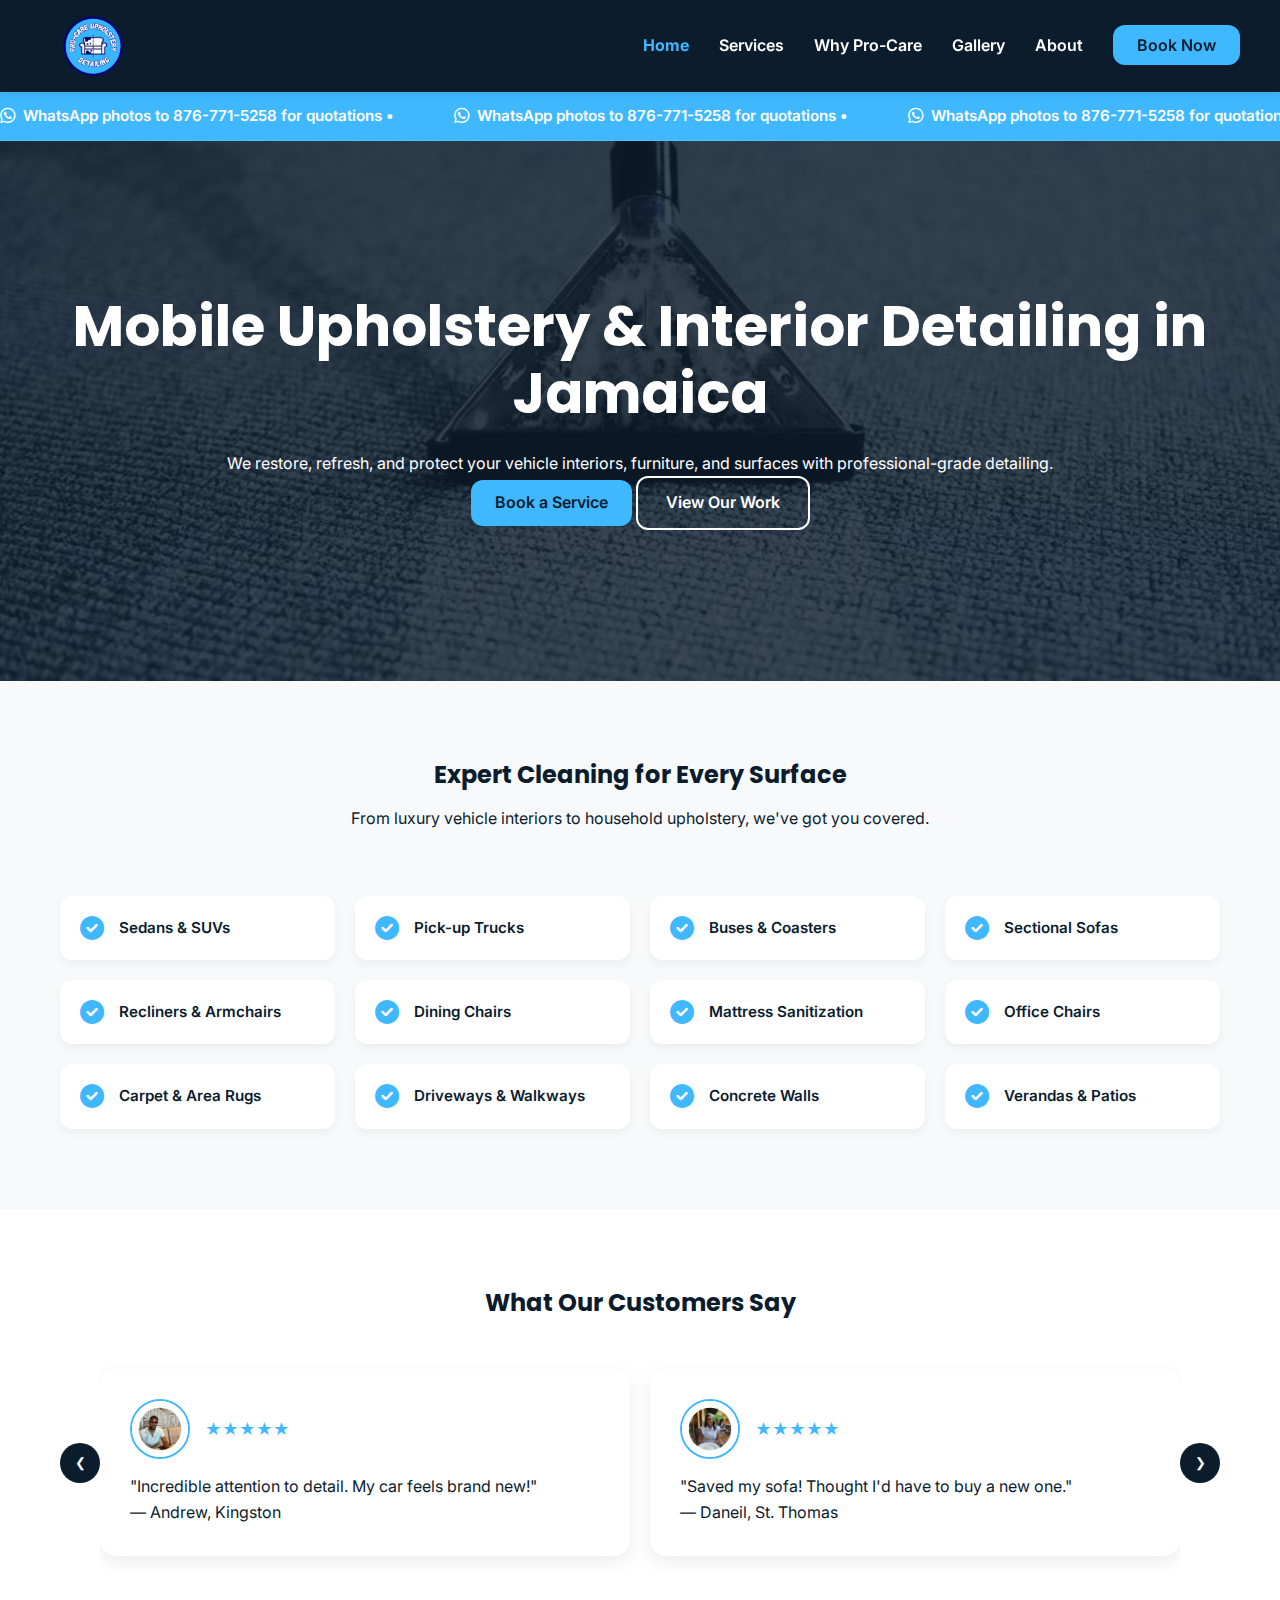
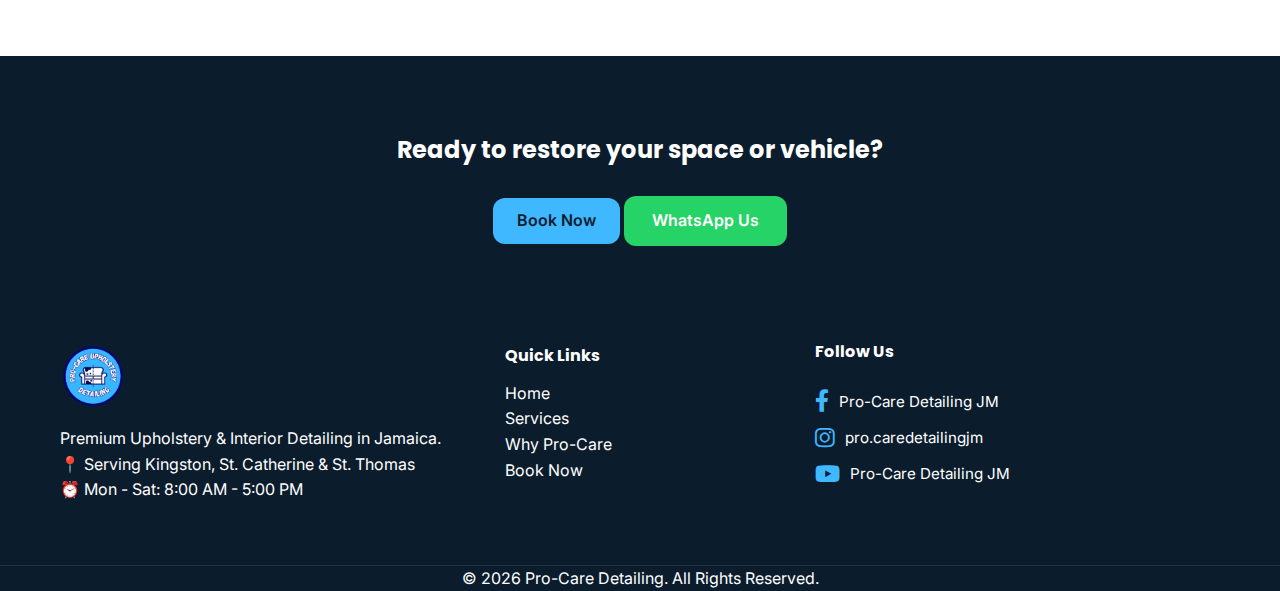
<file: index.html>
<!DOCTYPE html>
<html lang="en">
<head>
    <meta charset="UTF-8">
    <meta name="viewport" content="width=device-width, initial-scale=1.0">
    <title>Pro-Care Upholstery Detailing | Premium Interior Detailing Jamaica</title>
    
    <link rel="stylesheet" href="css/variables.css">
    <link rel="stylesheet" href="css/base.css">
    <link rel="stylesheet" href="css/layout.css">
    <link rel="stylesheet" href="css/components.css">
    <link rel="stylesheet" href="css/pages.css">
    <link rel="stylesheet" href="css/utilities.css">
    <link rel="stylesheet" href="css/responsive.css">
    <link rel="stylesheet" href="https://cdnjs.cloudflare.com/ajax/libs/font-awesome/6.0.0/css/all.min.css">
    <link href="https://fonts.googleapis.com/css2?family=Inter:wght@400;500&family=Poppins:wght@600;700&display=swap" rel="stylesheet">
    <link rel="icon" type="image/png" href="images/favicon/favicon.png">
    <link rel="apple-touch-icon" href="images/favicon/apple-touch-icon.png">
</head>

<body>

    <header class="header">
        <nav class="container nav-flex">
            <div class="logo">
                <a href="index.html">
                    <img src="images/logo.png" alt="Pro-Care Logo" class="menu-logo">
                </a>
            </div>

            <div class="hamburger" id="mobile-menu-btn">
                <span></span>
                <span></span>
                <span></span>
            </div>
            
            <ul class="nav-links" id="nav-menu">
                <li><a href="index.html">Home</a></li>
                <li><a href="services.html">Services</a></li>
                <li><a href="why.html">Why Pro-Care</a></li>
                <li><a href="gallery.html">Gallery</a></li>
                <li><a href="about.html">About</a></li>
                <li><a href="contact.html" class="btn-light-blue">Book Now</a></li>
            </ul>
        </nav>
    </header>
    <div class="highlight-banner sticky-banner">
        <div class="marquee-content">
            <span><i class="fab fa-whatsapp"></i> WhatsApp photos to 876-771-5258 for quotations • </span>
            <span><i class="fab fa-whatsapp"></i> WhatsApp photos to 876-771-5258 for quotations • </span>
            <span><i class="fab fa-whatsapp"></i> WhatsApp photos to 876-771-5258 for quotations • </span>
            <span><i class="fab fa-whatsapp"></i> WhatsApp photos to 876-771-5258 for quotations • </span>
            <span><i class="fab fa-whatsapp"></i> WhatsApp photos to 876-771-5258 for quotations • </span>
            <span><i class="fab fa-whatsapp"></i> WhatsApp photos to 876-771-5258 for quotations • </span>
            <span><i class="fab fa-whatsapp"></i> WhatsApp photos to 876-771-5258 for quotations • </span>
            <span><i class="fab fa-whatsapp"></i> WhatsApp photos to 876-771-5258 for quotations • </span>
        </div>
    </div>
    <main>
        <section class="hero">
            <div class="container text-center">
                <h1 class="hero-title text-white">Mobile Upholstery & Interior Detailing in Jamaica</h1>
                <p class="hero-subtext text-white">We restore, refresh, and protect your vehicle interiors, furniture, and surfaces with professional-grade detailing.</p>
                
                <div class="hero-cta-group">
                    <a href="contact.html" class="btn btn-light-blue">Book a Service</a>
                    <a href="gallery.html" class="btn btn-outline-white">View Our Work</a>
                </div>
            </div>
        </section>

        <section class="section bg-light-grey">
            <div class="container">
                <h2 class="text-center">Expert Cleaning for Every Surface</h2>
                <p class="text-center mt-xs">From luxury vehicle interiors to household upholstery, we've got you covered.</p>
                
                <div class="cleaning-items-grid mt-lg">
                    <div class="check-card">
                        <i class="fas fa-check-circle"></i>
                        <p>Sedans & SUVs</p>
                    </div>
                    <div class="check-card">
                        <i class="fas fa-check-circle"></i>
                        <p>Pick-up Trucks</p>
                    </div>
                    <div class="check-card">
                        <i class="fas fa-check-circle"></i>
                        <p>Buses & Coasters</p>
                    </div>
                    <div class="check-card">
                        <i class="fas fa-check-circle"></i>
                        <p>Sectional Sofas</p>
                    </div>
                    <div class="check-card">
                        <i class="fas fa-check-circle"></i>
                        <p>Recliners & Armchairs</p>
                    </div>
                    <div class="check-card">
                        <i class="fas fa-check-circle"></i>
                        <p>Dining Chairs</p>
                    </div>
                    <div class="check-card">
                        <i class="fas fa-check-circle"></i>
                        <p>Mattress Sanitization</p>
                    </div>
                    <div class="check-card">
                        <i class="fas fa-check-circle"></i>
                        <p>Office Chairs</p>
                    </div>
                    <div class="check-card">
                        <i class="fas fa-check-circle"></i>
                        <p>Carpet & Area Rugs</p>
                    </div>
                    <div class="check-card">
                        <i class="fas fa-check-circle"></i>
                        <p>Driveways & Walkways</p>
                    </div>
                    <div class="check-card">
                        <i class="fas fa-check-circle"></i>
                        <p>Concrete Walls</p>
                    </div>
                    <div class="check-card">
                        <i class="fas fa-check-circle"></i>
                        <p>Verandas & Patios</p>
                    </div>
                </div>
            </div>
        </section>

        <section class="section bg-white testimonial-section">
            <div class="container text-center">
                <h2>What Our Customers Say</h2>
                
                <div class="carousel-wrapper">
                    <button class="carousel-prev" onclick="document.querySelector('.review-carousel').scrollBy({left: -350, behavior: 'smooth'})">❮</button>
                    <button class="carousel-next" onclick="document.querySelector('.review-carousel').scrollBy({left: 350, behavior: 'smooth'})">❯</button>

                    <div class="review-carousel">
                        <div class="review-card card-shadow">
                            <div class="review-header">
                                <img src="images/anju.jpeg" alt="Andrew" class="customer-img">
                                <div class="stars text-light-blue">★★★★★</div>
                            </div>
                            <p>"Incredible attention to detail. My car feels brand new!"</p>
                            <span class="customer-name">— Andrew, Kingston</span>
                        </div>

                        <div class="review-card card-shadow">
                            <div class="review-header">
                                <img src="images/daneil.jpeg" alt="Daneil" class="customer-img">
                                <div class="stars text-light-blue">★★★★★</div>
                            </div>
                            <p>"Saved my sofa! Thought I'd have to buy a new one."</p>
                            <span class="customer-name">— Daneil, St. Thomas</span>
                        </div>

                        <div class="review-card card-shadow">
                            <div class="review-header">
                                <img src="images/ben.jpeg" alt="Benito" class="customer-img">
                                <div class="stars text-light-blue">★★★★★</div>
                            </div>
                            <p>"Brought my probox back to life. Highly recommend."</p>
                            <span class="customer-name">— Benito, Papine</span>
                        </div>

                        </div>
                </div>
            </div>
        </section>

        <section class="section bg-navy text-center">
            <div class="container">
                <h2 class="text-white">Ready to restore your space or vehicle?</h2>
                <div class="cta-btns mt-md">
                    <a href="contact.html" class="btn btn-light-blue">Book Now</a>
                    <a href="https://wa.me/18767715258" class="btn btn-whatsapp">WhatsApp Us</a>
                </div>
            </div>
        </section>
    </main>

    <footer class="footer bg-navy text-white">
        <div class="container footer-grid">
            <div class="footer-info">
                <div class="footer-logo-box">
                    <a href="index.html">
                        <img src="images/logo.png" alt="Pro-Care Logo" class="footer-logo">
                    </a>    
                    </div>
                <p>Premium Upholstery & Interior Detailing in Jamaica.</p>
                <p class="mt-xs">📍 Serving Kingston, St. Catherine & St. Thomas</p>
                <p>⏰ Mon - Sat: 8:00 AM - 5:00 PM</p>
            </div>
            
            <div class="footer-links">
                <h4>Quick Links</h4>
                <ul>
                    <li><a href="index.html" class="web-link">Home</a></li>
                    <li><a href="services.html" class="web-link">Services</a></li>
                    <li><a href="why.html" class="web-link">Why Pro-Care</a></li>
                    <li><a href="contact.html" class="web-link">Book Now</a></li>
                </ul>
            </div>
            
            <div class="footer-social">
                <h4>Follow Us</h4>
                <a href="https://www.facebook.com/profile.php?id=61574546886966" target="_blank" class="social-link">
                    <i class="fab fa-facebook-f"></i>
                    <span>Pro-Care Detailing JM</span>
                </a> 
                <a href="https://instagram.com/pro.caredetailingjm" target="_blank" class="social-link">
                    <i class="fab fa-instagram"></i>
                    <span>pro.caredetailingjm</span>
                </a> 
                <a href="https://youtube.com/@Pro-CareDetailingJM" target="_blank" class="social-link">
                    <i class="fab fa-youtube"></i>
                    <span>Pro-Care Detailing JM</span>
                </a>
            </div>
        </div>
        
        <div class="text-center mt-md border-top pt-sm">
            <p>&copy; 2026 Pro-Care Detailing. All Rights Reserved.</p>
        </div>
    </footer>

    <div class="sticky-bottom-bar mobile-only">
        <div class="sticky-flex">
            <span>Questions?</span>
            <a href="https://wa.me/18767715258" class="btn btn-light-blue">WhatsApp Us</a>
        </div>
    </div>
    <script src="script.js"></script>
</body>
</html>
</file>
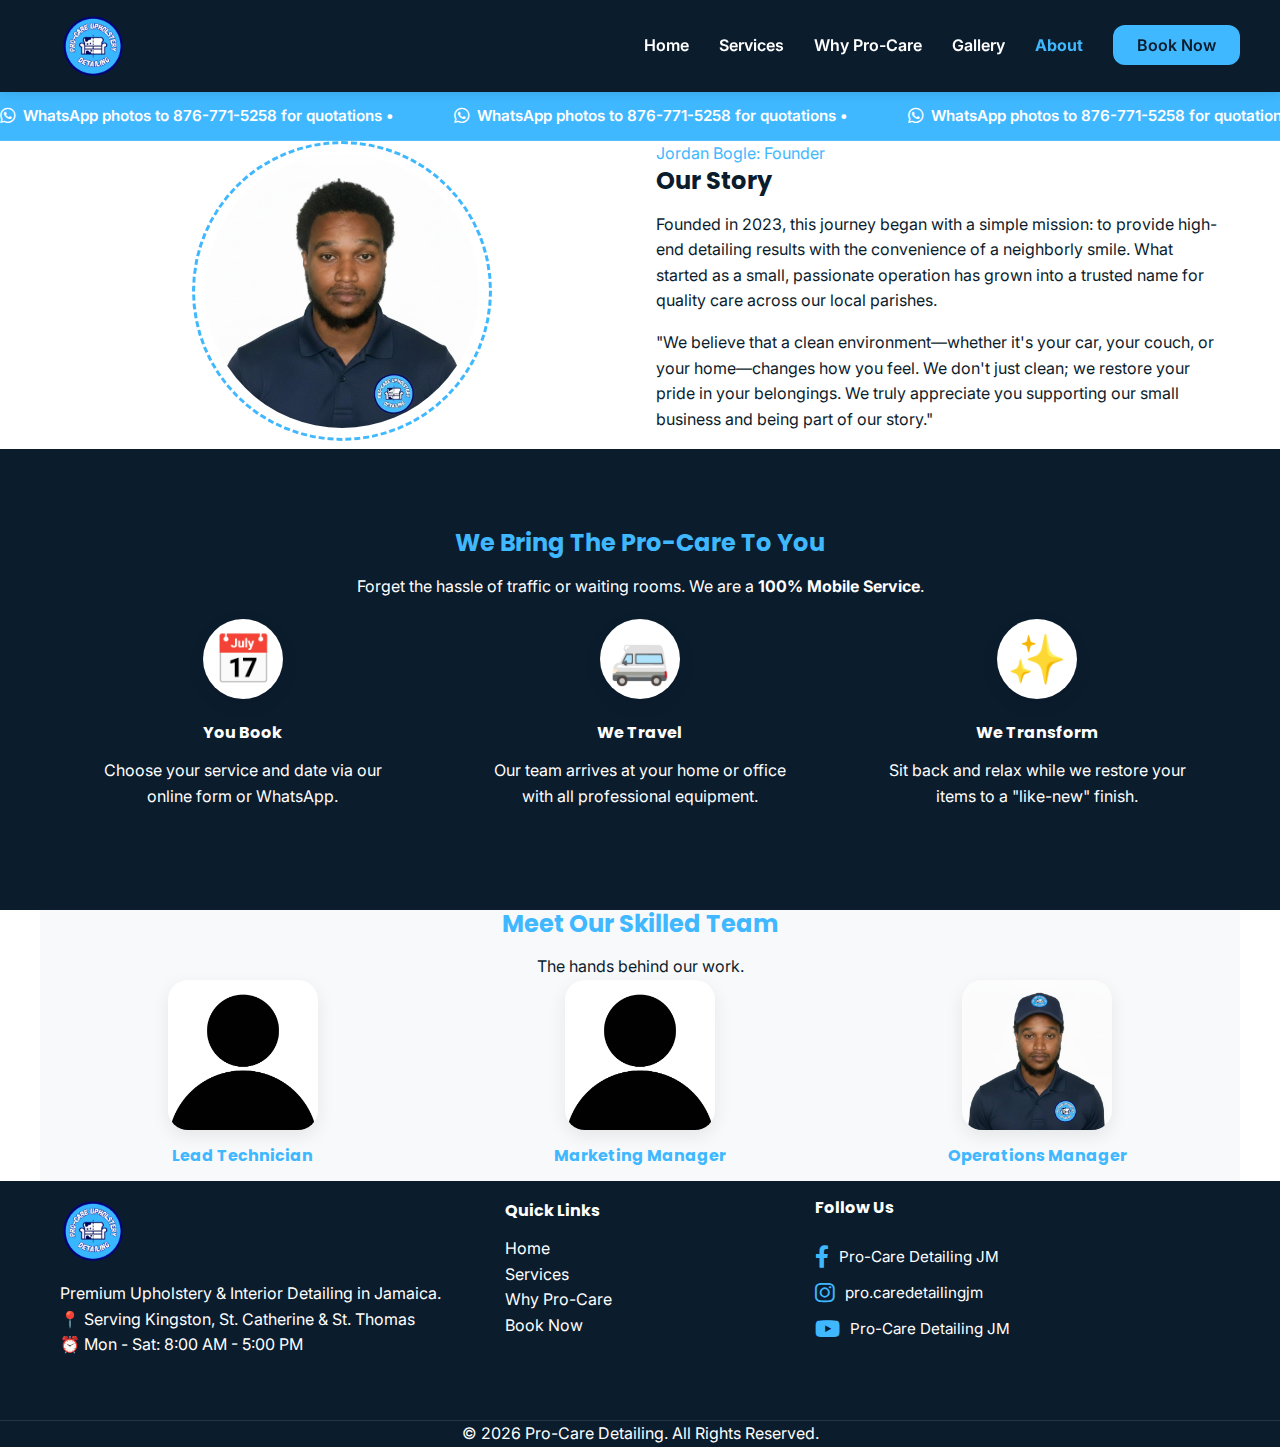
<file: about.html>
<!DOCTYPE html>
<html lang="en">
<head>
    <meta charset="UTF-8">
    <meta name="viewport" content="width=device-width, initial-scale=1.0">
    <title>Pro-Care Upholstery Detailing | Premium Interior Detailing Jamaica</title>
    
    <link rel="stylesheet" href="css/variables.css">
    <link rel="stylesheet" href="css/base.css">
    <link rel="stylesheet" href="css/layout.css">
    <link rel="stylesheet" href="css/components.css">
    <link rel="stylesheet" href="css/pages.css">
    <link rel="stylesheet" href="css/utilities.css">
    <link rel="stylesheet" href="css/responsive.css">
    <link rel="stylesheet" href="https://cdnjs.cloudflare.com/ajax/libs/font-awesome/6.0.0/css/all.min.css">
    <link rel="icon" type="image/png" href="images/favicon/favicon.png">
    <link href="https://fonts.googleapis.com/css2?family=Inter:wght@400;500&family=Poppins:wght@600;700&display=swap" rel="stylesheet">
</head>
<body>
    <header class="header">
        <nav class="container nav-flex">
            <div class="logo">
                <a href="index.html">
                    <img src="images/logo.png" alt="Pro-Care Logo"  class="menu-logo">
                </a>
            </div>

            <div class="hamburger" id="mobile-menu-btn">
                <span></span>
                <span></span>
                <span></span>
            </div>
            
            <ul class="nav-links" id="nav-menu">
                <li><a href="index.html">Home</a></li>
                <li><a href="services.html">Services</a></li>
                <li><a href="why.html">Why Pro-Care</a></li>
                <li><a href="gallery.html">Gallery</a></li>
                <li><a href="about.html">About</a></li>
                <li><a href="contact.html" class="btn-light-blue">Book Now</a></li>
            </ul>
        </nav>
    </header>
    <div class="highlight-banner sticky-banner">
        <div class="marquee-content">
            <span><i class="fab fa-whatsapp"></i> WhatsApp photos to 876-771-5258 for quotations • </span>
            <span><i class="fab fa-whatsapp"></i> WhatsApp photos to 876-771-5258 for quotations • </span>
            <span><i class="fab fa-whatsapp"></i> WhatsApp photos to 876-771-5258 for quotations • </span>
            <span><i class="fab fa-whatsapp"></i> WhatsApp photos to 876-771-5258 for quotations • </span>
            <span><i class="fab fa-whatsapp"></i> WhatsApp photos to 876-771-5258 for quotations • </span>
            <span><i class="fab fa-whatsapp"></i> WhatsApp photos to 876-771-5258 for quotations • </span>
            <span><i class="fab fa-whatsapp"></i> WhatsApp photos to 876-771-5258 for quotations • </span>
            <span><i class="fab fa-whatsapp"></i> WhatsApp photos to 876-771-5258 for quotations • </span>
        </div>
    </div>
    <main>
        <section class="section container ">
            <div class="grid grid-2-col align-center">
                <div class="text-center">
                    <div class="founder-frame">
                        <img src="images/founder.jpeg" alt="Founder" class="founder-img">
                    </div>
                </div>
                <div>
                    <span class="text-light-blue fw-bold">Jordan Bogle: Founder</span>
                    <h2 class="mt-xs">Our Story</h2>
                    <p>Founded in 2023, this journey began with a simple mission: to provide high-end detailing results with the convenience of a neighborly smile. What started as a small, passionate operation has grown into a trusted name for quality care across our local parishes.</p>
                    <p class="mt-sm">"We believe that a clean environment—whether it's your car, your couch, or your home—changes how you feel. We don't just clean; we restore your pride in your belongings. We truly appreciate you supporting our small business and being part of our story."</p>
                </div>
            </div>
        </section>

        <section class="section bg-navy">
            <div class="container text-center">
                <h2 class="text-light-blue">We Bring The Pro-Care To You</h2>
                <p class="mb-lg text-white">Forget the hassle of traffic or waiting rooms. We are a <strong>100% Mobile Service</strong>.</p>
                
                <div class="grid grid-3-col">
                    <div class="work-step">
                        <div class="step-icon">📅</div>
                        <h4 class="text-white">You Book</h4>
                        <p class="text-white">Choose your service and date via our online form or WhatsApp.</p>
                    </div>
                    <div class="work-step">
                        <div class="step-icon">🚐</div>
                        <h4 class="text-white">We Travel</h4>
                        <p class="text-white">Our team arrives at your home or office with all professional equipment.</p>
                    </div>
                    <div class="work-step">
                        <div class="step-icon">✨</div>
                        <h4 class="text-white">We Transform</h4>
                        <p class="text-white">Sit back and relax while we restore your items to a "like-new" finish.</p>
                    </div>
                </div>
            </div>
        </section>

        <section class="section container text-center bg-light-grey">
            <h2 class="text-light-blue">Meet Our Skilled Team</h2>
            <p class="mb-lg">The hands behind our work.</p>
            <div class="grid grid-3-col">
                <div class="team-card">
                    <div class="team-img-frame"><img src="images/person shadow.png" alt="Team Member"></div>
                    <h4 class="mt-sm text-light-blue">Lead Technician</h4>
                </div>
                <div class="team-card">
                    <div class="team-img-frame"><img src="images/person shadow.png" alt="Team Member"></div>
                    <h4 class="mt-sm text-light-blue">Marketing Manager</h4>
                </div>
                <div class="team-card">
                    <div class="team-img-frame"><img src="images/team3.jpeg" alt="Team Member"></div>
                    <h4 class="mt-sm text-light-blue">Operations Manager</h4>
                </div>
            </div>
        </section>
    </main>

    <footer class="footer bg-navy text-white">
        <div class="container footer-grid">
            <div class="footer-info">
                <div class="footer-logo-box">
                    <a href="index.html">
                        <img src="images/logo.png" alt="Pro-Care Logo" class="footer-logo">
                    </a>    
                    </div>
                <p>Premium Upholstery & Interior Detailing in Jamaica.</p>
                <p class="mt-xs">📍 Serving Kingston, St. Catherine & St. Thomas</p>
                <p>⏰ Mon - Sat: 8:00 AM - 5:00 PM</p>
            </div>
            
            <div class="footer-links">
                <h4>Quick Links</h4>
                <ul>
                    <li><a href="index.html" class="web-link">Home</a></li>
                    <li><a href="services.html" class="web-link">Services</a></li>
                    <li><a href="why.html" class="web-link">Why Pro-Care</a></li>
                    <li><a href="contact.html" class="web-link">Book Now</a></li>
                </ul>
            </div>
            
            <div class="footer-social">
                <h4>Follow Us</h4>
                <a href="https://facebook.com/Pro-CareDetailingJM" target="_blank" class="social-link">
                    <i class="fab fa-facebook-f"></i>
                    <span>Pro-Care Detailing JM</span>
                </a> 
                <a href="https://instagram.com/pro.caredetailingjm" target="_blank" class="social-link">
                    <i class="fab fa-instagram"></i>
                    <span>pro.caredetailingjm</span>
                </a> 
                <a href="https://youtube.com/@Pro-CareDetailingJM" target="_blank" class="social-link">
                    <i class="fab fa-youtube"></i>
                    <span>Pro-Care Detailing JM</span>
                </a>
            </div>
        </div>
        
        <div class="text-center mt-md border-top pt-sm">
            <p>&copy; 2026 Pro-Care Detailing. All Rights Reserved.</p>
        </div>
    </footer>

    <div class="sticky-bottom-bar mobile-only">
        <div class="sticky-flex">
            <span>Questions?</span>
            <a href="https://wa.me/18767715258" class="btn btn-light-blue">WhatsApp Us</a>
        </div>
    </div>
    <script src="script.js"></script>
</body>
</html>
</file>
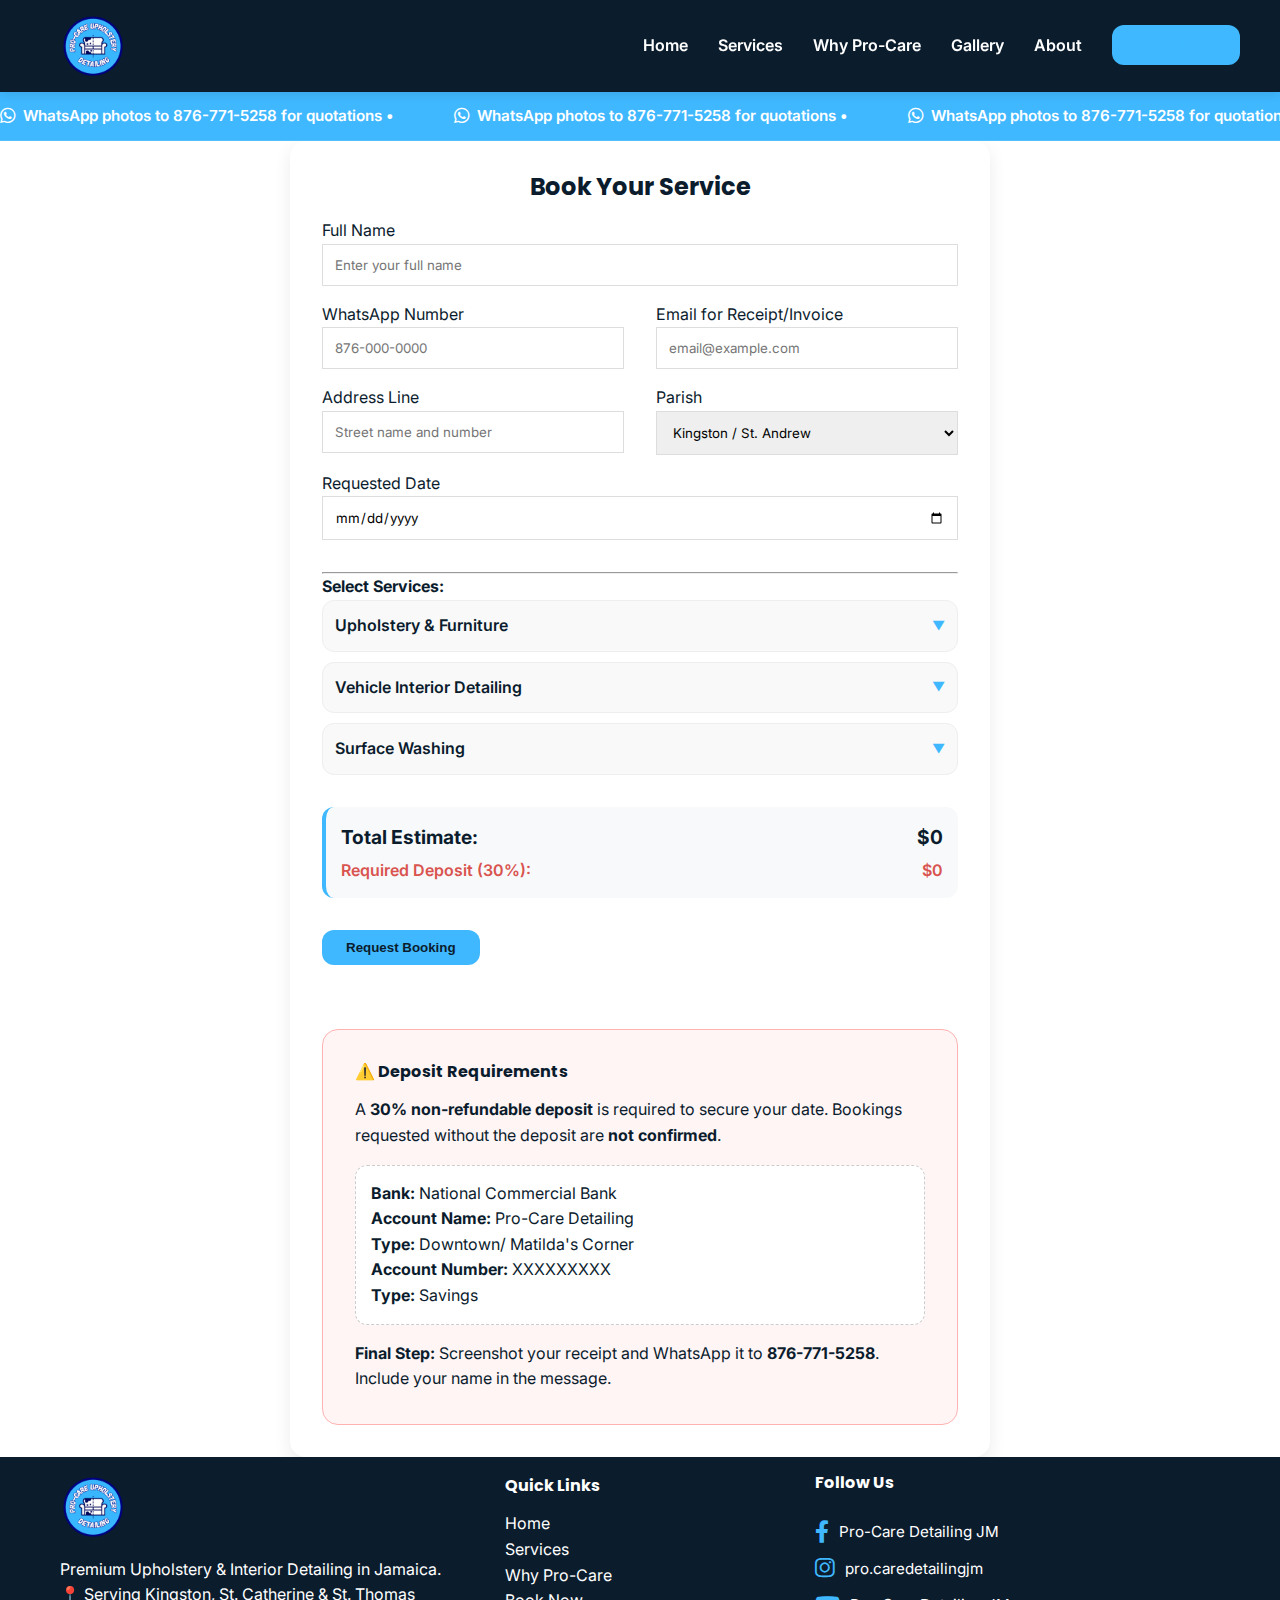
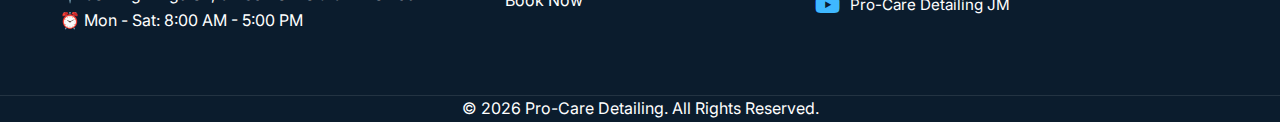
<file: contact.html>
<!DOCTYPE html>
<html lang="en">
<head>
    <meta charset="UTF-8">
    <meta name="viewport" content="width=device-width, initial-scale=1.0">
    <title>Pro-Care Upholstery Detailing | Premium Interior Detailing Jamaica</title>
    
    <link rel="stylesheet" href="css/variables.css">
    <link rel="stylesheet" href="css/base.css">
    <link rel="stylesheet" href="css/layout.css">
    <link rel="stylesheet" href="css/components.css">
    <link rel="stylesheet" href="css/pages.css">
    <link rel="stylesheet" href="css/utilities.css">
    <link rel="stylesheet" href="css/responsive.css">
    <link rel="stylesheet" href="https://cdnjs.cloudflare.com/ajax/libs/font-awesome/6.0.0/css/all.min.css">
    <link href="https://fonts.googleapis.com/css2?family=Inter:wght@400;500&family=Poppins:wght@600;700&display=swap" rel="stylesheet">
    <link rel="icon" type="image/png" href="images/favicon/favicon.png">
    <link rel="apple-touch-icon" href="images/favicon/apple-touch-icon.png">
</head>
<body>
    <header class="header">
        <nav class="container nav-flex">
            <div class="logo">
                <a href="index.html">
                    <img src="images/logo.png" alt="Pro-Care Logo"  class="menu-logo">
                </a>
            </div>

            <div class="hamburger" id="mobile-menu-btn">
                <span></span>
                <span></span>
                <span></span>
            </div>
            
            <ul class="nav-links" id="nav-menu">
                <li><a href="index.html">Home</a></li>
                <li><a href="services.html">Services</a></li>
                <li><a href="why.html">Why Pro-Care</a></li>
                <li><a href="gallery.html">Gallery</a></li>
                <li><a href="about.html">About</a></li>
                <li><a href="contact.html" class="btn-light-blue">Book Now</a></li>
            </ul>
        </nav>
    </header>
    <div class="highlight-banner sticky-banner">
        <div class="marquee-content">
            <span><i class="fab fa-whatsapp"></i> WhatsApp photos to 876-771-5258 for quotations • </span>
            <span><i class="fab fa-whatsapp"></i> WhatsApp photos to 876-771-5258 for quotations • </span>
            <span><i class="fab fa-whatsapp"></i> WhatsApp photos to 876-771-5258 for quotations • </span>
            <span><i class="fab fa-whatsapp"></i> WhatsApp photos to 876-771-5258 for quotations • </span>
            <span><i class="fab fa-whatsapp"></i> WhatsApp photos to 876-771-5258 for quotations • </span>
            <span><i class="fab fa-whatsapp"></i> WhatsApp photos to 876-771-5258 for quotations • </span>
            <span><i class="fab fa-whatsapp"></i> WhatsApp photos to 876-771-5258 for quotations • </span>
            <span><i class="fab fa-whatsapp"></i> WhatsApp photos to 876-771-5258 for quotations • </span>
        </div>
    </div>
    <main>
        <section class="section container">
            <div class="form-container-centered">
                <form action="https://formspree.io/f/meeoedrq" method="POST" id="bookingForm" class="card card-shadow">
                    <input type="hidden" name="_next" value="https://yourwebsite.com/thanks.html">
                    <h2 class="text-center mb-md">Book Your Service</h2>
                    
                    <div class="form-group">
                        <label>Full Name</label>
                        <input type="text" id="custName" name="Full Name" placeholder="Enter your full name" required>
                    </div>

                    <div class="grid grid-2-col">
                        <div class="form-group">
                            <label>WhatsApp Number</label>
                            <input type="tel" id="custPhone" name="WhatsApp Number" placeholder="876-000-0000" required>
                        </div>
                        <div class="form-group">
                            <label>Email for Receipt/Invoice</label>
                            <input type="email" id="custEmail" name="_replyto" placeholder="email@example.com" required>                        </div>
                    </div>

                    <div class="grid grid-2-col">
                        <div class="form-group">
                            <label>Address Line</label>
                            <input type="text" id="custAddress" name="Address" placeholder="Street name and number" required>                        </div>
                        <div class="form-group">
                            <label>Parish</label>
                            <select id="custParish" name="Parish">
                                <option>Kingston / St. Andrew</option>
                                <option>St. Catherine / Portmore</option>
                                <option>St. Thomas</option>
                                <option>St. Ann</option>
                                <option>Manchester</option>
                                <option>St. James</option>
                            </select>
                        </div>
                    </div>

                    <div class="form-group">
                        <label>Requested Date</label>
                        <input type="date" id="bookDate" name="Requested Date" required>
                    </div>

                    <hr class="mt-sm mb-sm">

                    <div class="service-selection">
                        <label><strong>Select Services:</strong></label>
                        
                        <details class="category-dropdown">
                            <summary>Upholstery & Furniture</summary>
                            <div class="checkbox-group">
                                <label class="check-item"><input type="checkbox" class="svc" data-price="5000" value="1 Seater Couch"> 1 Seater Couch ($5,000)</label>
                                <label class="check-item"><input type="checkbox" class="svc" data-price="8000" value="Love Seat"> Love Seat ($8,000)</label>
                                <label class="check-item"><input type="checkbox" class="svc" data-price="16000" value="Sectional Couch"> Sectional Couch ($16,000)</label>
                                <label class="check-item"><input type="checkbox" class="svc" data-price="6500" value="Single Recliner"> Single Recliner ($6,500)</label>
                                <label class="check-item"><input type="checkbox" class="svc" data-price="1500" value="Dining Chair"> Dining Chair ($1,500)</label>
                                <label class="check-item"><input type="checkbox" class="svc" data-price="2500" value="Ottoman"> Ottoman ($2,500)</label>
                                <label class="check-item"><input type="checkbox" class="svc" data-price="9000" value="Queen Mattress"> Queen Mattress ($9,000)</label>
                                <label class="check-item"><input type="checkbox" class="svc" data-price="5500" value="Medium Rug"> Area Rug (Medium) ($5,500)</label>
                            </div>
                        </details>

                        <details class="category-dropdown">
                            <summary>Vehicle Interior Detailing</summary>
                            <div class="checkbox-group">
                                <label class="check-item"><input type="checkbox" class="svc" data-price="8000" value="Small Car Detail"> Small Car ($8,000)</label>
                                <label class="check-item"><input type="checkbox" class="svc" data-price="10000" value="Sedan Detail"> Sedan ($10,000)</label>
                                <label class="check-item"><input type="checkbox" class="svc" data-price="12000" value="SUV/Pickup Detail"> SUV / Pickup ($12,000)</label>
                                <label class="check-item"><input type="checkbox" class="svc" data-price="14000" value="Large Van Detail"> Large Van / 7-Seater ($14,000)</label>
                                <label class="check-item"><input type="checkbox" class="svc" data-price="3500" value="Wash & Vacuum"> Wash & Vacuum Maintenance ($3,500)</label>
                            </div>
                        </details>

                        <details class="category-dropdown">
                            <summary>Surface Washing</summary>
                            <div class="checkbox-group">
                                <label class="check-item"><input type="checkbox" class="svc" data-price="4000" value="Sidewalk Wash"> Sidewalk / Walkway ($4,000)</label>
                                <label class="check-item"><input type="checkbox" class="svc" data-price="8000" value="Driveway Wash"> Driveway Wash ($8,000)</label>
                                <label class="check-item"><input type="checkbox" class="svc" data-price="6000" value="Patio Wash"> Patio / Deck ($6,000)</label>
                                <label class="check-item"><input type="checkbox" class="svc" data-price="10000" value="Exterior Walls"> Exterior Walls ($10,000)</label>
                                <label class="check-item"><input type="checkbox" id="bleachAddon" data-price="2000" value="Bleach Treatment"> Add Bleach Treatment (+$2,000)</label>
                            </div>
                        </details>
                    </div>

                    <div class="price-display mt-md">
                        <div class="total-row"><span>Total Estimate:</span> <span id="totalPrice">$0</span></div>
                        <div class="deposit-row"><span>Required Deposit (30%):</span> <span id="depositPrice">$0</span></div>
                    </div>

                    <button type="submit" class="btn btn-light-blue w-100 mt-md" id="submitBtn">
                        <span class="btn-text">Request Booking</span>
                        <span class="btn-spinner"></span>
                    </button>
                    <div class="disclaimer-box mt-lg">
                        <h4 class="text-navy">⚠️ Deposit Requirements</h4>
                        <p>A <strong>30% non-refundable deposit</strong> is required to secure your date. Bookings requested without the deposit are <strong>not confirmed</strong>.</p>
                        
                        <div class="bank-details mt-sm">
                            <p><strong>Bank:</strong> National Commercial Bank</p>
                            <p><strong>Account Name:</strong> Pro-Care Detailing</p>
                            <p><strong>Type:</strong> Downtown/ Matilda's Corner</p>
                            <p><strong>Account Number:</strong> XXXXXXXXX</p>
                            <p><strong>Type:</strong> Savings</p>
                        </div>

                        <p class="mt-sm"><strong>Final Step:</strong> Screenshot your receipt and WhatsApp it to <strong>876-771-5258</strong>. Include your name in the message.</p>
                    </div>
                </form>
            </div>
        </section>
            
    </main>

    <footer class="footer bg-navy text-white">
        <div class="container footer-grid">
            <div class="footer-info">
                <div class="footer-logo-box">
                    <a href="index.html">
                        <img src="images/logo.png" alt="Pro-Care Logo" class="footer-logo">
                    </a>    
                    </div>
                <p>Premium Upholstery & Interior Detailing in Jamaica.</p>
                <p class="mt-xs">📍 Serving Kingston, St. Catherine & St. Thomas</p>
                <p>⏰ Mon - Sat: 8:00 AM - 5:00 PM</p>
            </div>
            
            <div class="footer-links">
                <h4>Quick Links</h4>
                <ul>
                    <li><a href="index.html" class="web-link">Home</a></li>
                    <li><a href="services.html" class="web-link">Services</a></li>
                    <li><a href="why.html" class="web-link">Why Pro-Care</a></li>
                    <li><a href="contact.html" class="web-link">Book Now</a></li>
                </ul>
            </div>
            
            <div class="footer-social">
                <h4>Follow Us</h4>
                <a href="https://facebook.com/Pro-CareDetailingJM" target="_blank" class="social-link">
                    <i class="fab fa-facebook-f"></i>
                    <span>Pro-Care Detailing JM</span>
                </a> 
                <a href="https://instagram.com/pro.caredetailingjm" target="_blank" class="social-link">
                    <i class="fab fa-instagram"></i>
                    <span>pro.caredetailingjm</span>
                </a> 
                <a href="https://youtube.com/@Pro-CareDetailingJM" target="_blank" class="social-link">
                    <i class="fab fa-youtube"></i>
                    <span>Pro-Care Detailing JM</span>
                </a>
            </div>
        </div>
        
        <div class="text-center mt-md border-top pt-sm">
            <p>&copy; 2026 Pro-Care Detailing. All Rights Reserved.</p>
        </div>
    </footer>

    <div class="sticky-bottom-bar mobile-only">
    <div class="sticky-flex">
        <span>Questions?</span>
            <a href="https://wa.me/18767715258" class="btn btn-light-blue">WhatsApp Us</a>
        </div>
    </div>
    <script src="script.js"></script>
    <script src="contact.js"></script>
</body>
</html>
</file>
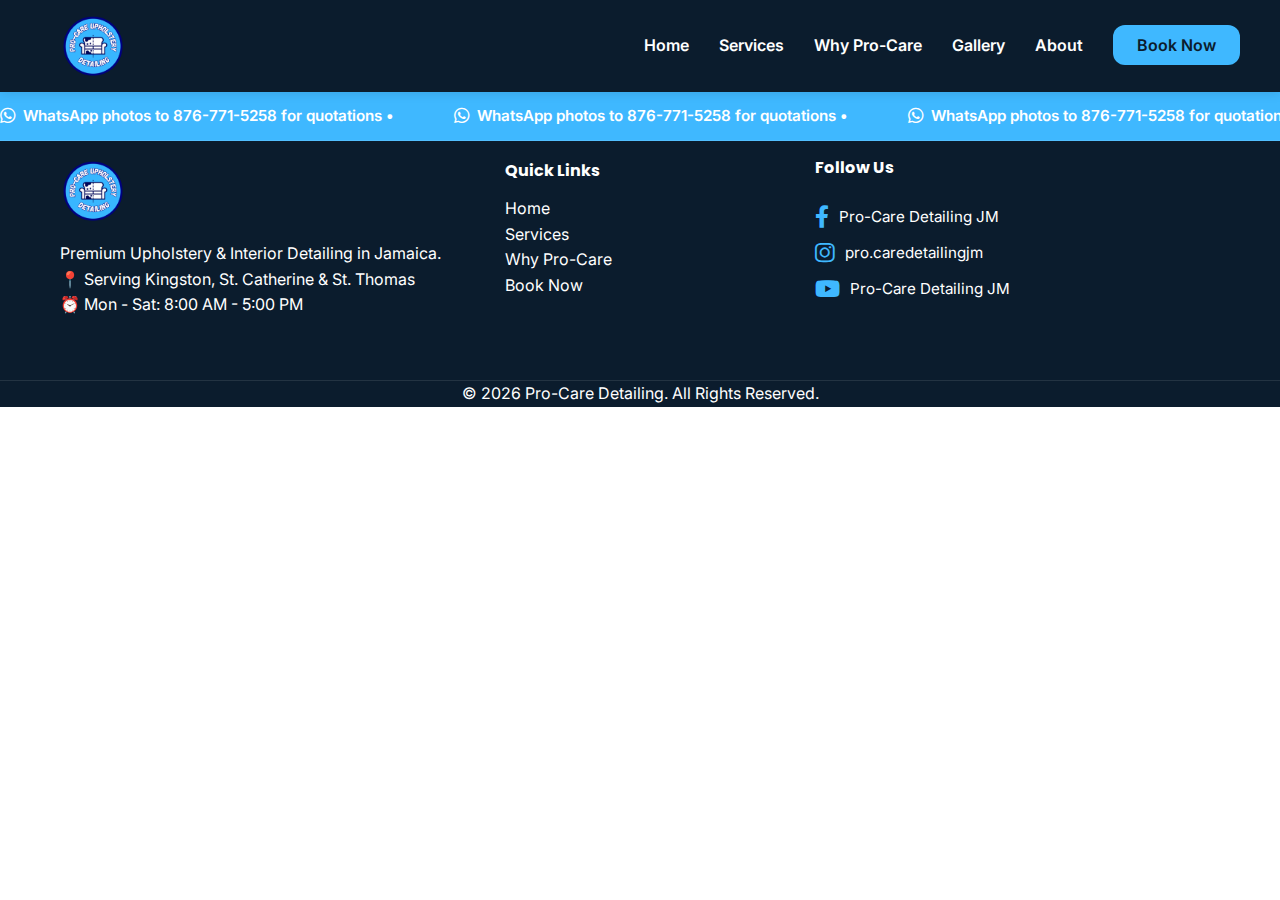
<file: reviews.html>
<!DOCTYPE html>
<html lang="en">
<head>
    <meta charset="UTF-8">
    <meta name="viewport" content="width=device-width, initial-scale=1.0">
    <title>Pro-Care Upholstery Detailing | Premium Interior Detailing Jamaica</title>
    
    <link rel="stylesheet" href="css/variables.css">
    <link rel="stylesheet" href="css/base.css">
    <link rel="stylesheet" href="css/layout.css">
    <link rel="stylesheet" href="css/components.css">
    <link rel="stylesheet" href="css/pages.css">
    <link rel="stylesheet" href="css/utilities.css">
    <link rel="stylesheet" href="css/responsive.css">
    <link rel="stylesheet" href="https://cdnjs.cloudflare.com/ajax/libs/font-awesome/6.0.0/css/all.min.css">
    <link rel="icon" type="image/png" href="images/favicon/favicon.png">
    <link rel="apple-touch-icon" href="images/favicon/apple-touch-icon.png">
    <link href="https://fonts.googleapis.com/css2?family=Inter:wght@400;500&family=Poppins:wght@600;700&display=swap" rel="stylesheet">
</head>
<body>
    <header class="header">
        <nav class="container nav-flex">
            <div class="logo">
                <a href="index.html">
                    <img src="images/logo.png" alt="Pro-Care Logo"  class="menu-logo">
                </a>
            </div>

            <div class="hamburger" id="mobile-menu-btn">
                <span></span>
                <span></span>
                <span></span>
            </div>
            
            <ul class="nav-links" id="nav-menu">
                <li><a href="index.html">Home</a></li>
                <li><a href="services.html">Services</a></li>
                <li><a href="why.html">Why Pro-Care</a></li>
                <li><a href="gallery.html">Gallery</a></li>
                <li><a href="about.html">About</a></li>
                <li><a href="contact.html" class="btn-light-blue">Book Now</a></li>
            </ul>
        </nav>
    </header>
        <div class="highlight-banner sticky-banner">
        <div class="marquee-content">
            <span><i class="fab fa-whatsapp"></i> WhatsApp photos to 876-771-5258 for quotations • </span>
            <span><i class="fab fa-whatsapp"></i> WhatsApp photos to 876-771-5258 for quotations • </span>
            <span><i class="fab fa-whatsapp"></i> WhatsApp photos to 876-771-5258 for quotations • </span>
            <span><i class="fab fa-whatsapp"></i> WhatsApp photos to 876-771-5258 for quotations • </span>
            <span><i class="fab fa-whatsapp"></i> WhatsApp photos to 876-771-5258 for quotations • </span>
            <span><i class="fab fa-whatsapp"></i> WhatsApp photos to 876-771-5258 for quotations • </span>
            <span><i class="fab fa-whatsapp"></i> WhatsApp photos to 876-771-5258 for quotations • </span>
            <span><i class="fab fa-whatsapp"></i> WhatsApp photos to 876-771-5258 for quotations • </span>
        </div>
    </div>
    <main>

    </main>
    <footer class="footer bg-navy text-white">
        <div class="container footer-grid">
            <div class="footer-info">
                <div class="footer-logo-box">
                    <a href="index.html">
                        <img src="images/logo.png" alt="Pro-Care Logo" class="footer-logo">
                    </a>    
                    </div>
                <p>Premium Upholstery & Interior Detailing in Jamaica.</p>
                <p class="mt-xs">📍 Serving Kingston, St. Catherine & St. Thomas</p>
                <p>⏰ Mon - Sat: 8:00 AM - 5:00 PM</p>
            </div>
            
            <div class="footer-links">
                <h4>Quick Links</h4>
                <ul>
                    <li><a href="index.html" class="web-link">Home</a></li>
                    <li><a href="services.html" class="web-link">Services</a></li>
                    <li><a href="why.html" class="web-link">Why Pro-Care</a></li>
                    <li><a href="contact.html" class="web-link">Book Now</a></li>
                </ul>
            </div>
            
            <div class="footer-social">
                <h4>Follow Us</h4>
                <a href="https://facebook.com/Pro-CareDetailingJM" target="_blank" class="social-link">
                    <i class="fab fa-facebook-f"></i>
                    <span>Pro-Care Detailing JM</span>
                </a> 
                <a href="https://instagram.com/pro.caredetailingjm" target="_blank" class="social-link">
                    <i class="fab fa-instagram"></i>
                    <span>pro.caredetailingjm</span>
                </a> 
                <a href="https://youtube.com/@Pro-CareDetailingJM" target="_blank" class="social-link">
                    <i class="fab fa-youtube"></i>
                    <span>Pro-Care Detailing JM</span>
                </a>
            </div>
        </div>
        
        <div class="text-center mt-md border-top pt-sm">
            <p>&copy; 2026 Pro-Care Detailing. All Rights Reserved.</p>
        </div>
    </footer>
    <div class="sticky-bottom-bar mobile-only">
        <div class="sticky-flex">
            <span>Questions?</span>
            <a href="https://wa.me/18767715258" class="btn btn-light-blue">WhatsApp Us</a>
        </div>
    </div>
    <script src="script.js"></script>
</body>
</html>
</file>
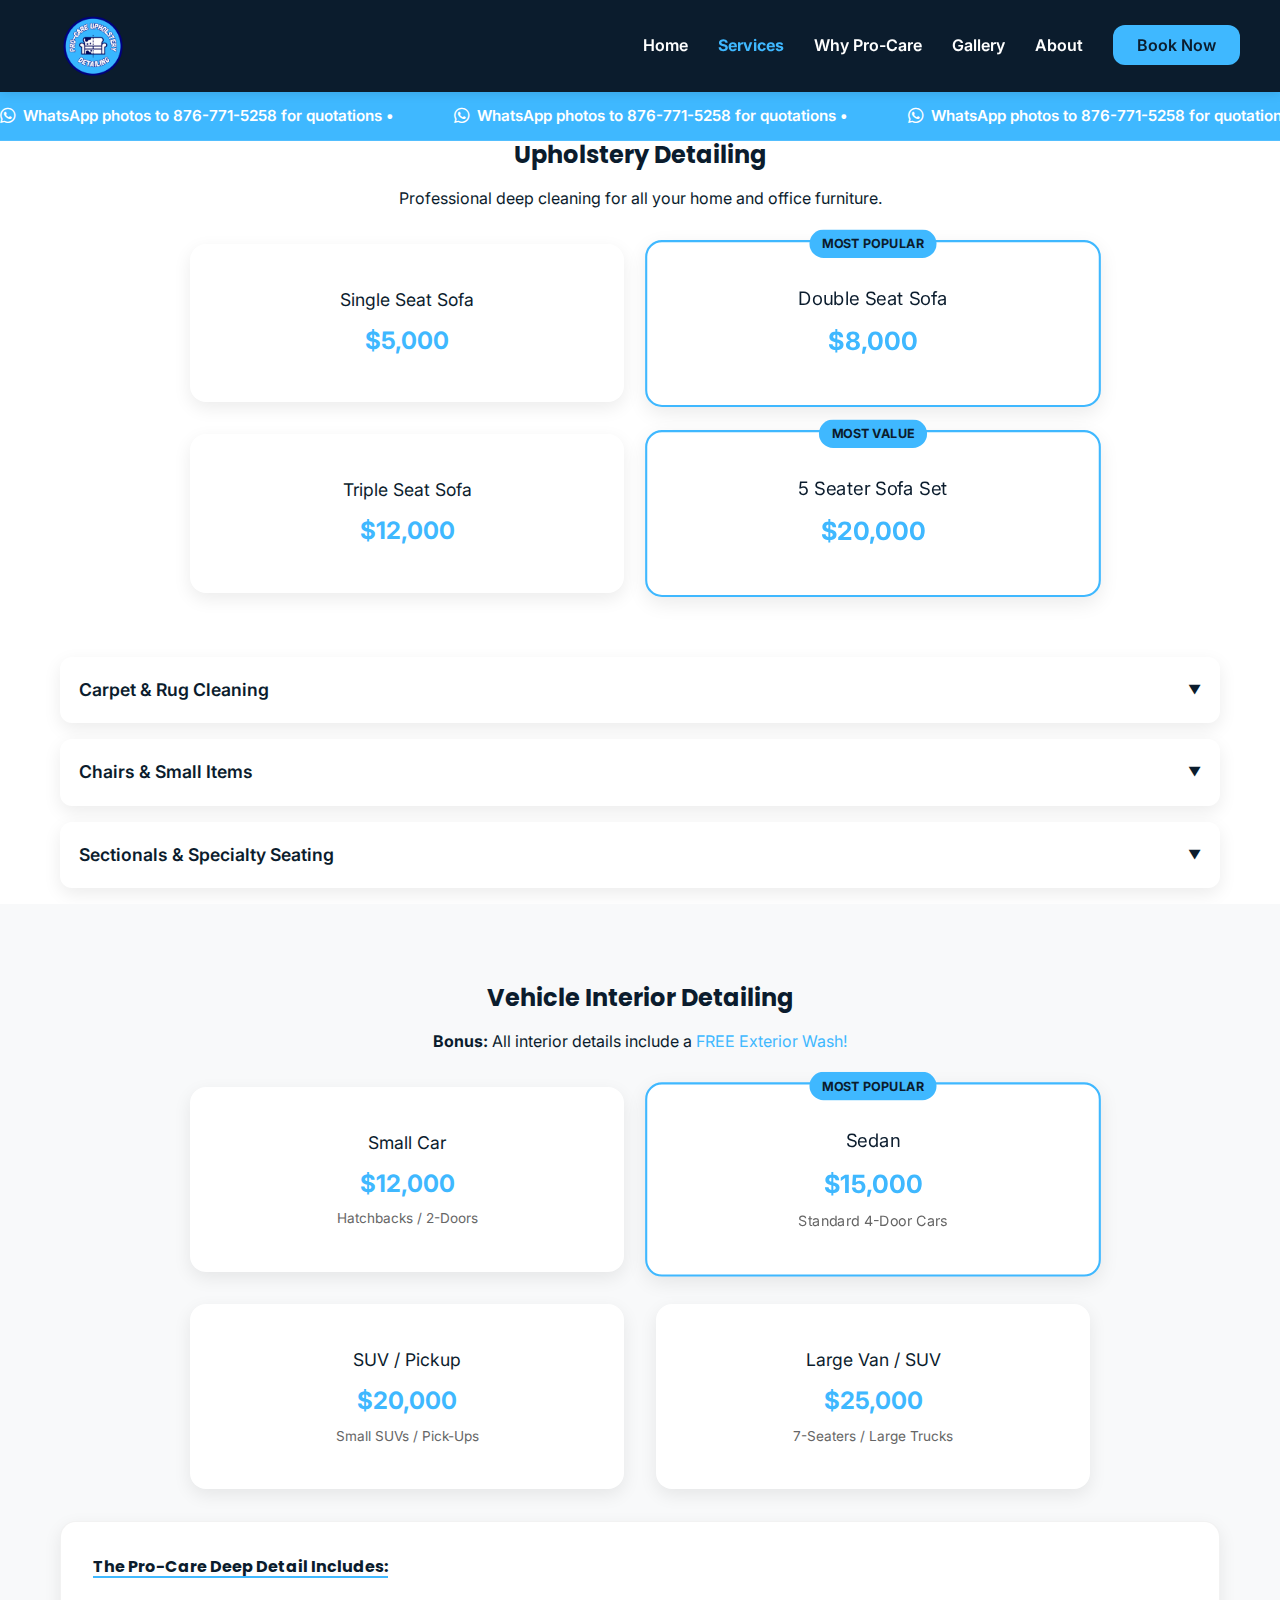
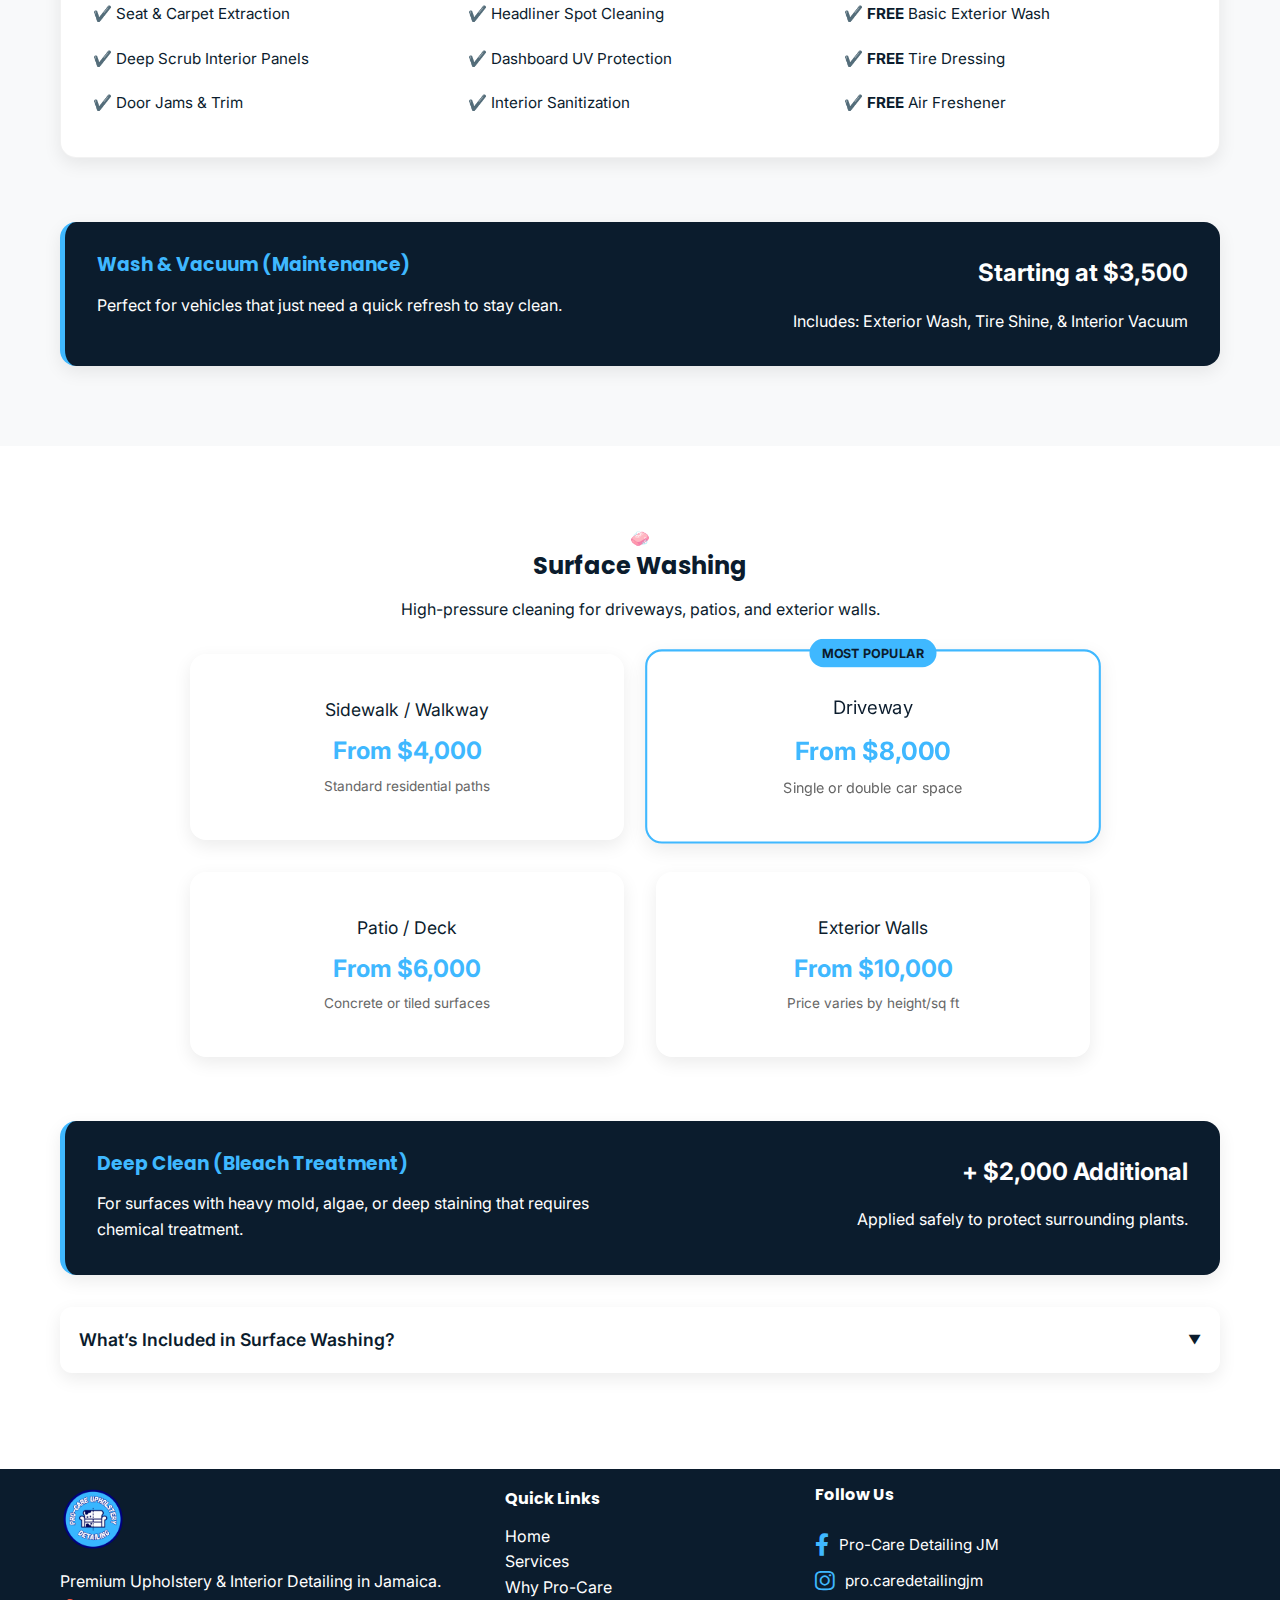
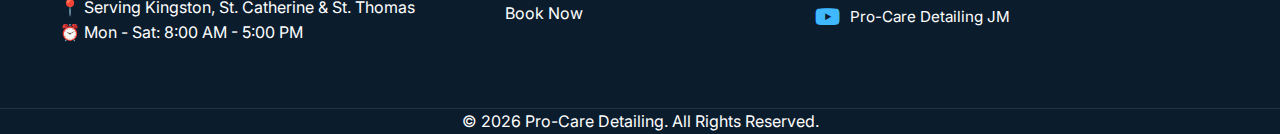
<file: services.html>
<!DOCTYPE html>
<html lang="en">
<head>
    <meta charset="UTF-8">
    <meta name="viewport" content="width=device-width, initial-scale=1.0">
    <title>Pro-Care Upholstery Detailing | Premium Interior Detailing Jamaica</title>
    
    <link rel="stylesheet" href="css/variables.css">
    <link rel="stylesheet" href="css/base.css">
    <link rel="stylesheet" href="css/layout.css">
    <link rel="stylesheet" href="css/components.css">
    <link rel="stylesheet" href="css/pages.css">
    <link rel="stylesheet" href="css/utilities.css">
    <link rel="stylesheet" href="css/responsive.css">
    <link rel="stylesheet" href="https://cdnjs.cloudflare.com/ajax/libs/font-awesome/6.0.0/css/all.min.css">
    <link href="https://fonts.googleapis.com/css2?family=Inter:wght@400;500&family=Poppins:wght@600;700&display=swap" rel="stylesheet">
    <link rel="apple-touch-icon" href="images/favicon/apple-touch-icon.png">
    <link rel="icon" type="image/png" href="images/favicon/favicon.png">
</head>
<body>
    <header class="header">
        <nav class="container nav-flex">
            <div class="logo">
                <a href="index.html">
                    <img src="images/logo.png" alt="Pro-Care Logo" class="menu-logo">
                </a>
            </div>

            <div class="hamburger" id="mobile-menu-btn">
                <span></span>
                <span></span>
                <span></span>
            </div>
            
            <ul class="nav-links" id="nav-menu">
                <li><a href="index.html">Home</a></li>
                <li><a href="services.html">Services</a></li>
                <li><a href="why.html">Why Pro-Care</a></li>
                <li><a href="gallery.html">Gallery</a></li>
                <li><a href="about.html">About</a></li>
                <li><a href="contact.html" class="btn-light-blue">Book Now</a></li>
            </ul>
        </nav>
    </header>
    <div class="highlight-banner sticky-banner">
        <div class="marquee-content">
            <span><i class="fab fa-whatsapp"></i> WhatsApp photos to 876-771-5258 for quotations • </span>
            <span><i class="fab fa-whatsapp"></i> WhatsApp photos to 876-771-5258 for quotations • </span>
            <span><i class="fab fa-whatsapp"></i> WhatsApp photos to 876-771-5258 for quotations • </span>
            <span><i class="fab fa-whatsapp"></i> WhatsApp photos to 876-771-5258 for quotations • </span>
            <span><i class="fab fa-whatsapp"></i> WhatsApp photos to 876-771-5258 for quotations • </span>
            <span><i class="fab fa-whatsapp"></i> WhatsApp photos to 876-771-5258 for quotations • </span>
            <span><i class="fab fa-whatsapp"></i> WhatsApp photos to 876-771-5258 for quotations • </span>
            <span><i class="fab fa-whatsapp"></i> WhatsApp photos to 876-771-5258 for quotations • </span>
        </div>
    </div>    

    <main>
        <section class="section container">
            <div class="service-header text-center">
                <h2>Upholstery Detailing</h2>
                <p>Professional deep cleaning for all your home and office furniture.</p>
            </div>

            <div class="grid grid-2x2 mt-md">
                <div class="pricing-card">
                    <div class="pricing-card__title">Single Seat Sofa</div>
                    <div class="pricing-card__price">$5,000</div>
                </div>
                <div class="pricing-card popular">
                    <div class="pricing-badge">Most Popular</div>
                    <div class="pricing-card__title">Double Seat Sofa</div>
                    <div class="pricing-card__price">$8,000</div>
                </div>
                <div class="pricing-card">
                    <div class="pricing-card__title">Triple Seat Sofa</div>
                    <div class="pricing-card__price">$12,000</div>
                </div>
                <div class="pricing-card popular">
                    <div class="pricing-badge">Most Value</div>
                    <div class="pricing-card__title">5 Seater Sofa Set</div>
                    <div class="pricing-card__price">$20,000</div>
                </div>
            </div>

            <div class="accordion mt-lg">
                
                <details class="accordion-item">
                    <summary class="accordion-header">
                        <span>Carpet & Rug Cleaning</span>
                        <span class="chevron">▼</span>
                    </summary>
                    <div class="accordion-body">
                        <div class="pricing-row"><span>Area Rug (Small)</span> <span>Starting @ $7,000</span></div>
                        <div class="pricing-row"><span>Area Rug (Medium)</span> <span>Starting @ $10,000</span></div>
                        <div class="pricing-row"><span>Area Rug (Large)</span> <span>Starting @ $13,000</span></div>
                        <div class="pricing-row"><span>Small Room (Up to 120 sq ft)</span> <span>$Starting @ $15,000</span></div>
                        <div class="pricing-row"><span>Medium Room (Up to 250 sq ft)</span> <span>Starting @ $23,000</span></div>
                        <div class="pricing-row"><span>Large Room / Wall-to-Wall</span> <span>Contact for Quote</span></div>
                    </div>
                </details>

                <details class="accordion-item">
                    <summary class="accordion-header">
                        <span>Chairs & Small Items</span>
                        <span class="chevron">▼</span>
                    </summary>
                    <div class="accordion-body">
                        <div class="pricing-row"><span>Dining Chair (Seat Only)</span> <span>$1,500</span></div>
                        <div class="pricing-row"><span>Office Chair</span> <span>$2,000</span></div>
                        <div class="pricing-row"><span>Ottoman (Small)</span> <span>$3,500</span></div>
                        <div class="pricing-row"><span>Ottoman (Large)</span> <span>$4,500</span></div>
                        <div class="pricing-row"><span>Pillows / Throw Cushions</span> <span>From $1,500</span></div>
                    </div>
                </details>

                <details class="accordion-item">
                    <summary class="accordion-header">
                        <span>Sectionals & Specialty Seating</span>
                        <span class="chevron">▼</span>
                    </summary>
                    <div class="accordion-body">
                        <div class="pricing-row"><span>Standard Sectional</span> <span>$20,000</span></div>
                        <div class="pricing-row"><span>Recliner Sectional (5 Seats)</span> <span>$22,000</span></div>
                        <div class="pricing-row"><span>L-Shape Couch (5 Seats)</span> <span>$18,000</span></div>
                        <div class="pricing-row"><span>Chaise Lounge</span> <span>$7,000</span></div>
                        <div class="pricing-row"><span>Baby Car Seat / Stroller</span> <span>$3,000</span></div>
                    </div>
                </details>

            </div>
        </section>
        <section class="section bg-light">
            <div class="container">
                <div class="service-header text-center">
                    <h2>Vehicle Interior Detailing</h2>
                    <p class="text-navy"><strong>Bonus:</strong> All interior details include a <span class="text-light-blue">FREE Exterior Wash!</span></p>
                </div>
                
                <div class="grid grid-2x2 mt-md">
                    <div class="pricing-card">
                        <div class="pricing-card__title">Small Car</div>
                        <div class="pricing-card__price">$12,000</div>
                        <p class="pricing-card__note">Hatchbacks / 2-Doors</p>
                    </div>
                    <div class="pricing-card popular">
                        <div class="pricing-badge">Most Popular</div>
                        <div class="pricing-card__title">Sedan</div>
                        <div class="pricing-card__price">$15,000</div>
                        <p class="pricing-card__note">Standard 4-Door Cars</p>
                    </div>
                    <div class="pricing-card">
                        <div class="pricing-card__title">SUV / Pickup</div>
                        <div class="pricing-card__price">$20,000</div>
                        <p class="pricing-card__note">Small SUVs / Pick-Ups</p>
                    </div>
                    <div class="pricing-card">
                        <div class="pricing-card__title">Large Van / SUV</div>
                        <div class="pricing-card__price">$25,000</div>
                        <p class="pricing-card__note">7-Seaters / Large Trucks</p>
                    </div>
                </div>
                <div class="includes-box mt-md">
                    <h4>The Pro-Care Deep Detail Includes:</h4>
                    <div class="grid grid-3-col">
                        <ul class="check-list">
                            <li>✔️ Seat & Carpet Extraction</li>
                            <li>✔️ Deep Scrub Interior Panels</li>
                            <li>✔️ Door Jams & Trim</li>
                        </ul>
                        <ul class="check-list">
                            <li>✔️ Headliner Spot Cleaning</li>
                            <li>✔️ Dashboard UV Protection</li>
                            <li>✔️ Interior Sanitization</li>
                        </ul>
                        <ul class="check-list">
                            <li>✔️ <strong>FREE</strong> Basic Exterior Wash</li>
                            <li>✔️ <strong>FREE</strong> Tire Dressing</li>
                            <li>✔️ <strong>FREE</strong> Air Freshener</li>
                        </ul>
                    </div>
                </div>
                

                <div class="card mt-lg bg-navy text-white">
                    <div class="grid grid-2-col align-center">
                        <div>
                            <h3 class="text-light-blue">Wash & Vacuum (Maintenance)</h3>
                            <p>Perfect for vehicles that just need a quick refresh to stay clean.</p>
                        </div>
                        <div class="text-right">
                            <div class="pricing-card__price text-white">Starting at $3,500</div>
                            <p class="mt-sm">Includes: Exterior Wash, Tire Shine, & Interior Vacuum</p>
                        </div>
                    </div>
                </div>
            </div>
        </section>
        <section class="section">
            <div class="container">
                <div class="service-header text-center">
                    <span class="service-icon">🧼</span>
                    <h2>Surface Washing</h2>
                    <p>High-pressure cleaning for driveways, patios, and exterior walls.</p>
                </div>
                
                <div class="grid grid-2x2 mt-md">
                    <div class="pricing-card">
                        <div class="pricing-card__title">Sidewalk / Walkway</div>
                        <div class="pricing-card__price">From $4,000</div>
                        <p class="pricing-card__note">Standard residential paths</p>
                    </div>
                    <div class="pricing-card popular">
                        <div class="pricing-badge">Most Popular</div>
                        <div class="pricing-card__title">Driveway</div>
                        <div class="pricing-card__price">From $8,000</div>
                        <p class="pricing-card__note">Single or double car space</p>
                    </div>
                    <div class="pricing-card">
                        <div class="pricing-card__title">Patio / Deck</div>
                        <div class="pricing-card__price">From $6,000</div>
                        <p class="pricing-card__note">Concrete or tiled surfaces</p>
                    </div>
                    <div class="pricing-card">
                        <div class="pricing-card__title">Exterior Walls</div>
                        <div class="pricing-card__price">From $10,000</div>
                        <p class="pricing-card__note">Price varies by height/sq ft</p>
                    </div>
                </div>

                <div class="card mt-lg bg-navy text-white">
                    <div class="grid grid-2-col align-center">
                        <div>
                            <h3 class="text-light-blue">Deep Clean (Bleach Treatment)</h3>
                            <p>For surfaces with heavy mold, algae, or deep staining that requires chemical treatment.</p>
                        </div>
                        <div class="text-right">
                            <div class="pricing-card__price text-white">+ $2,000 Additional</div>
                            <p class="mt-sm">Applied safely to protect surrounding plants.</p>
                        </div>
                    </div>
                </div>

                <div class="accordion mt-md">
                    <details class="accordion-item">
                        <summary class="accordion-header">
                            <span>What’s Included in Surface Washing?</span>
                            <span class="chevron">▼</span>
                        </summary>
                        <div class="accordion-body">
                            <ul class="check-list">
                                <li>✔️ Industrial-grade pressure washing</li>
                                <li>✔️ Removal of dirt, grime, and loose debris</li>
                                <li>✔️ Post-wash rinse and cleanup</li>
                                <li>✔️ Eco-friendly cleaning solutions</li>
                            </ul>
                        </div>
                    </details>
                </div>
            </div>
        </section>
    </main>    


    <footer class="footer bg-navy text-white">
        <div class="container footer-grid">
            <div class="footer-info">
                <div class="footer-logo-box">
                    <a href="index.html">
                        <img src="images/logo.png" alt="Pro-Care Logo" class="footer-logo">
                    </a>    
                    </div>
                <p>Premium Upholstery & Interior Detailing in Jamaica.</p>
                <p class="mt-xs">📍 Serving Kingston, St. Catherine & St. Thomas</p>
                <p>⏰ Mon - Sat: 8:00 AM - 5:00 PM</p>
            </div>
            
            <div class="footer-links">
                <h4>Quick Links</h4>
                <ul>
                    <li><a href="index.html" class="web-link">Home</a></li>
                    <li><a href="services.html" class="web-link">Services</a></li>
                    <li><a href="why.html" class="web-link">Why Pro-Care</a></li>
                    <li><a href="contact.html" class="web-link">Book Now</a></li>
                </ul>
            </div>
            
            <div class="footer-social">
                <h4>Follow Us</h4>
                <a href="https://facebook.com/Pro-CareDetailingJM" target="_blank" class="social-link">
                    <i class="fab fa-facebook-f"></i>
                    <span>Pro-Care Detailing JM</span>
                </a> 
                <a href="https://instagram.com/pro.caredetailingjm" target="_blank" class="social-link">
                    <i class="fab fa-instagram"></i>
                    <span>pro.caredetailingjm</span>
                </a> 
                <a href="https://youtube.com/@Pro-CareDetailingJM" target="_blank" class="social-link">
                    <i class="fab fa-youtube"></i>
                    <span>Pro-Care Detailing JM</span>
                </a>
            </div>
        </div>
        
        <div class="text-center mt-md border-top pt-sm">
            <p>&copy; 2026 Pro-Care Detailing. All Rights Reserved.</p>
        </div>
    </footer>

<div class="sticky-bottom-bar mobile-only">
    <div class="sticky-flex">
        <span>Questions?</span>
        <a href="https://wa.me/18767715258" class="btn btn-light-blue">WhatsApp Us</a>
    </div>
</div>
<script src="script.js"></script>
</body>
</html>
</file>
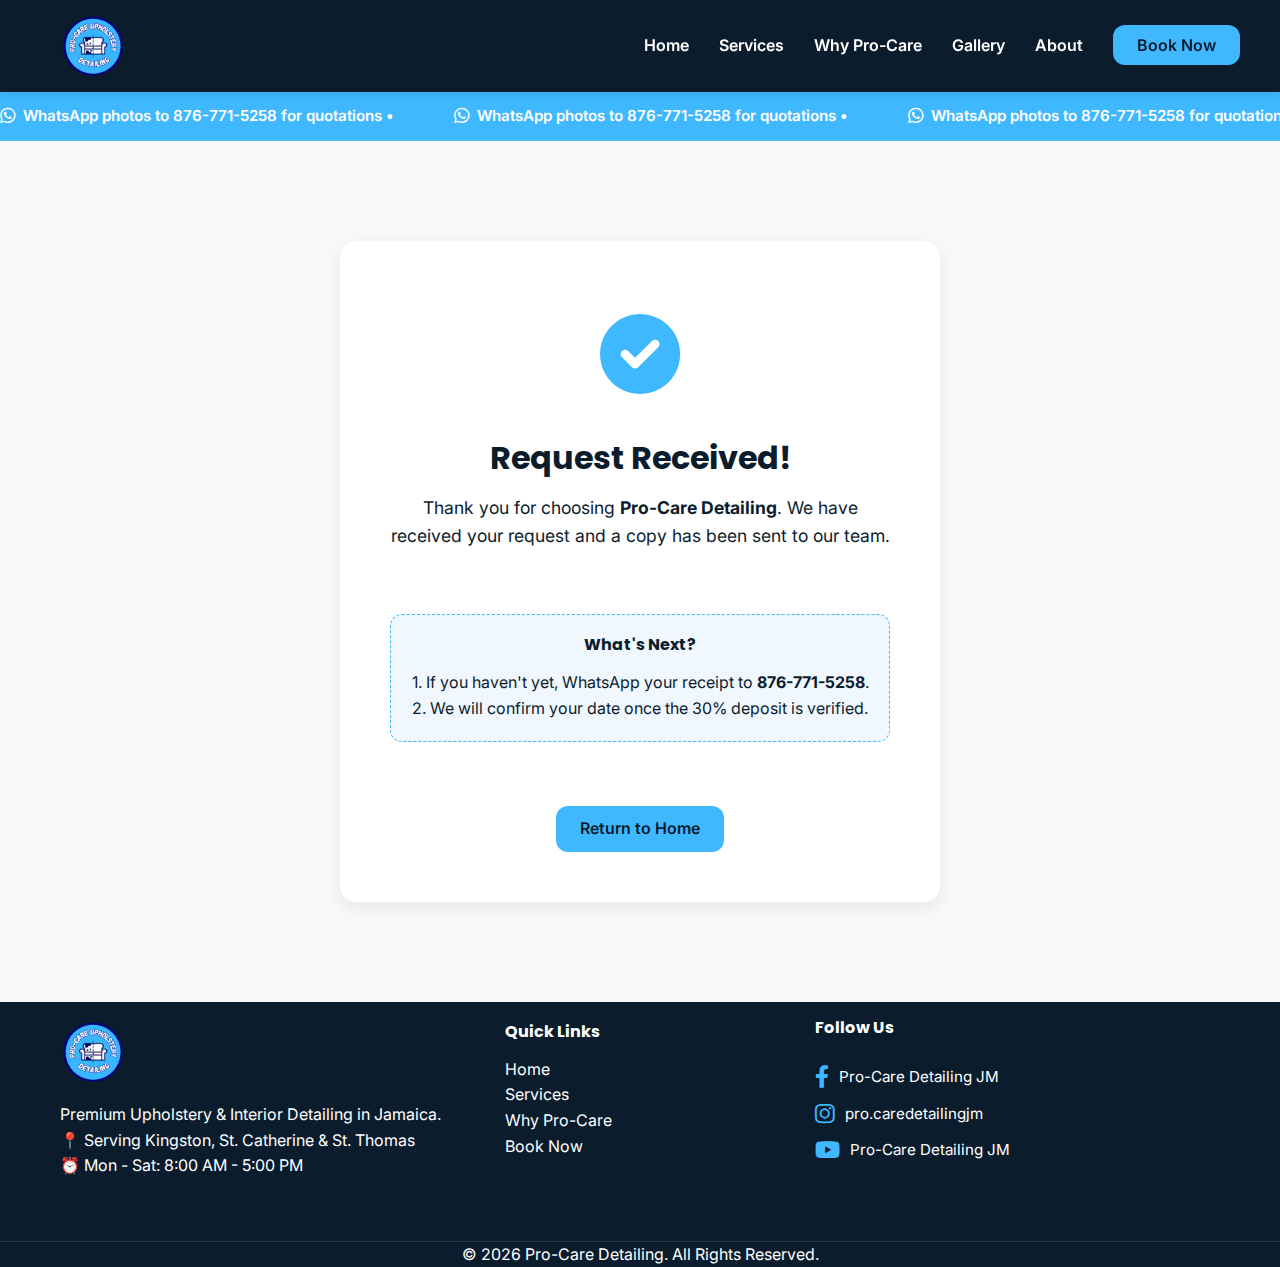
<file: thanks.html>
<!DOCTYPE html>
<html lang="en">
<head>
    <meta charset="UTF-8">
    <meta name="viewport" content="width=device-width, initial-scale=1.0">
    <title>Booking Received | Pro-Care Detailing</title>
    <link rel="stylesheet" href="css/variables.css">
    <link rel="stylesheet" href="css/base.css">
    <link rel="stylesheet" href="css/layout.css">
    <link rel="stylesheet" href="css/components.css">
    <link rel="stylesheet" href="css/pages.css">
    <link rel="stylesheet" href="css/utilities.css">
    <link rel="stylesheet" href="css/responsive.css">
    <link rel="stylesheet" href="https://cdnjs.cloudflare.com/ajax/libs/font-awesome/6.0.0/css/all.min.css">
    <link href="https://fonts.googleapis.com/css2?family=Inter:wght@400;500&family=Poppins:wght@600;700&display=swap" rel="stylesheet">
    <link rel="icon" type="image/png" href="images/favicon/favicon.png">
    <link rel="apple-touch-icon" href="images/favicon/apple-touch-icon.png">
</head>
<body class="bg-light-grey">

    <header class="header">
        <nav class="container nav-flex">
            <div class="logo">
                <a href="index.html">
                    <img src="images/logo.png" alt="Pro-Care Logo"  class="menu-logo">
                </a>
            </div>

            <div class="hamburger" id="mobile-menu-btn">
                <span></span>
                <span></span>
                <span></span>
            </div>
            
            <ul class="nav-links" id="nav-menu">
                <li><a href="index.html">Home</a></li>
                <li><a href="services.html">Services</a></li>
                <li><a href="why.html">Why Pro-Care</a></li>
                <li><a href="gallery.html">Gallery</a></li>
                <li><a href="about.html">About</a></li>
                <li><a href="contact.html" class="btn-light-blue">Book Now</a></li>
            </ul>
        </nav>
    </header>
    <div class="highlight-banner sticky-banner">
        <div class="marquee-content">
            <span><i class="fab fa-whatsapp"></i> WhatsApp photos to 876-771-5258 for quotations • </span>
            <span><i class="fab fa-whatsapp"></i> WhatsApp photos to 876-771-5258 for quotations • </span>
            <span><i class="fab fa-whatsapp"></i> WhatsApp photos to 876-771-5258 for quotations • </span>
            <span><i class="fab fa-whatsapp"></i> WhatsApp photos to 876-771-5258 for quotations • </span>
            <span><i class="fab fa-whatsapp"></i> WhatsApp photos to 876-771-5258 for quotations • </span>
            <span><i class="fab fa-whatsapp"></i> WhatsApp photos to 876-771-5258 for quotations • </span>
            <span><i class="fab fa-whatsapp"></i> WhatsApp photos to 876-771-5258 for quotations • </span>
            <span><i class="fab fa-whatsapp"></i> WhatsApp photos to 876-771-5258 for quotations • </span>
        </div>
    </div>    

    <main class="container text-center" style="padding-top: 100px; padding-bottom: 100px;">
        <div class="card card-shadow" style="max-width: 600px; margin: 0 auto; padding: 50px;">
            <div class="thanks-icon" style="font-size: 5rem; color: var(--color-light-blue); margin-bottom: 20px;">
                <i class="fas fa-check-circle"></i>
            </div>
            
            <h1 class="text-navy">Request Received!</h1>
            <p class="mt-sm" style="font-size: 1.1rem; line-height: 1.6;">
                Thank you for choosing <strong>Pro-Care Detailing</strong>. We have received your request and a copy has been sent to our team.
            </p>

            <div class="next-steps-box mt-lg" style="background: #f0f7ff; padding: 20px; border-radius: 12px; border: 1px dashed var(--color-light-blue);">
                <h4 class="text-navy">What's Next?</h4>
                <p class="mt-xs">1. If you haven't yet, WhatsApp your receipt to <strong>876-771-5258</strong>.</p>
                <p>2. We will confirm your date once the 30% deposit is verified.</p>
            </div>

            <div class="mt-lg">
                <a href="index.html" class="btn btn-light-blue">Return to Home</a>
            </div>
        </div>
    </main>

    <footer class="footer bg-navy text-white">
        <div class="container footer-grid">
            <div class="footer-info">
                <div class="footer-logo-box">
                    <a href="index.html">
                        <img src="images/logo.png" alt="Pro-Care Logo" class="footer-logo">
                    </a>    
                    </div>
                <p>Premium Upholstery & Interior Detailing in Jamaica.</p>
                <p class="mt-xs">📍 Serving Kingston, St. Catherine & St. Thomas</p>
                <p>⏰ Mon - Sat: 8:00 AM - 5:00 PM</p>
            </div>
            
            <div class="footer-links">
                <h4>Quick Links</h4>
                <ul>
                    <li><a href="index.html" class="web-link">Home</a></li>
                    <li><a href="services.html" class="web-link">Services</a></li>
                    <li><a href="why.html" class="web-link">Why Pro-Care</a></li>
                    <li><a href="contact.html" class="web-link">Book Now</a></li>
                </ul>
            </div>
            
            <div class="footer-social">
                <h4>Follow Us</h4>
                <a href="https://facebook.com/Pro-CareDetailingJM" target="_blank" class="social-link">
                    <i class="fab fa-facebook-f"></i>
                    <span>Pro-Care Detailing JM</span>
                </a> 
                <a href="https://instagram.com/pro.caredetailingjm" target="_blank" class="social-link">
                    <i class="fab fa-instagram"></i>
                    <span>pro.caredetailingjm</span>
                </a> 
                <a href="https://youtube.com/@Pro-CareDetailingJM" target="_blank" class="social-link">
                    <i class="fab fa-youtube"></i>
                    <span>Pro-Care Detailing JM</span>
                </a>
            </div>
        </div>
        
        <div class="text-center mt-md border-top pt-sm">
            <p>&copy; 2026 Pro-Care Detailing. All Rights Reserved.</p>
        </div>
    </footer>

    <div class="sticky-bottom-bar mobile-only">
    <div class="sticky-flex">
        <span>Questions?</span>
            <a href="https://wa.me/18767715258" class="btn btn-light-blue">WhatsApp Us</a>
        </div>
    </div>

</body>
</html>
</file>
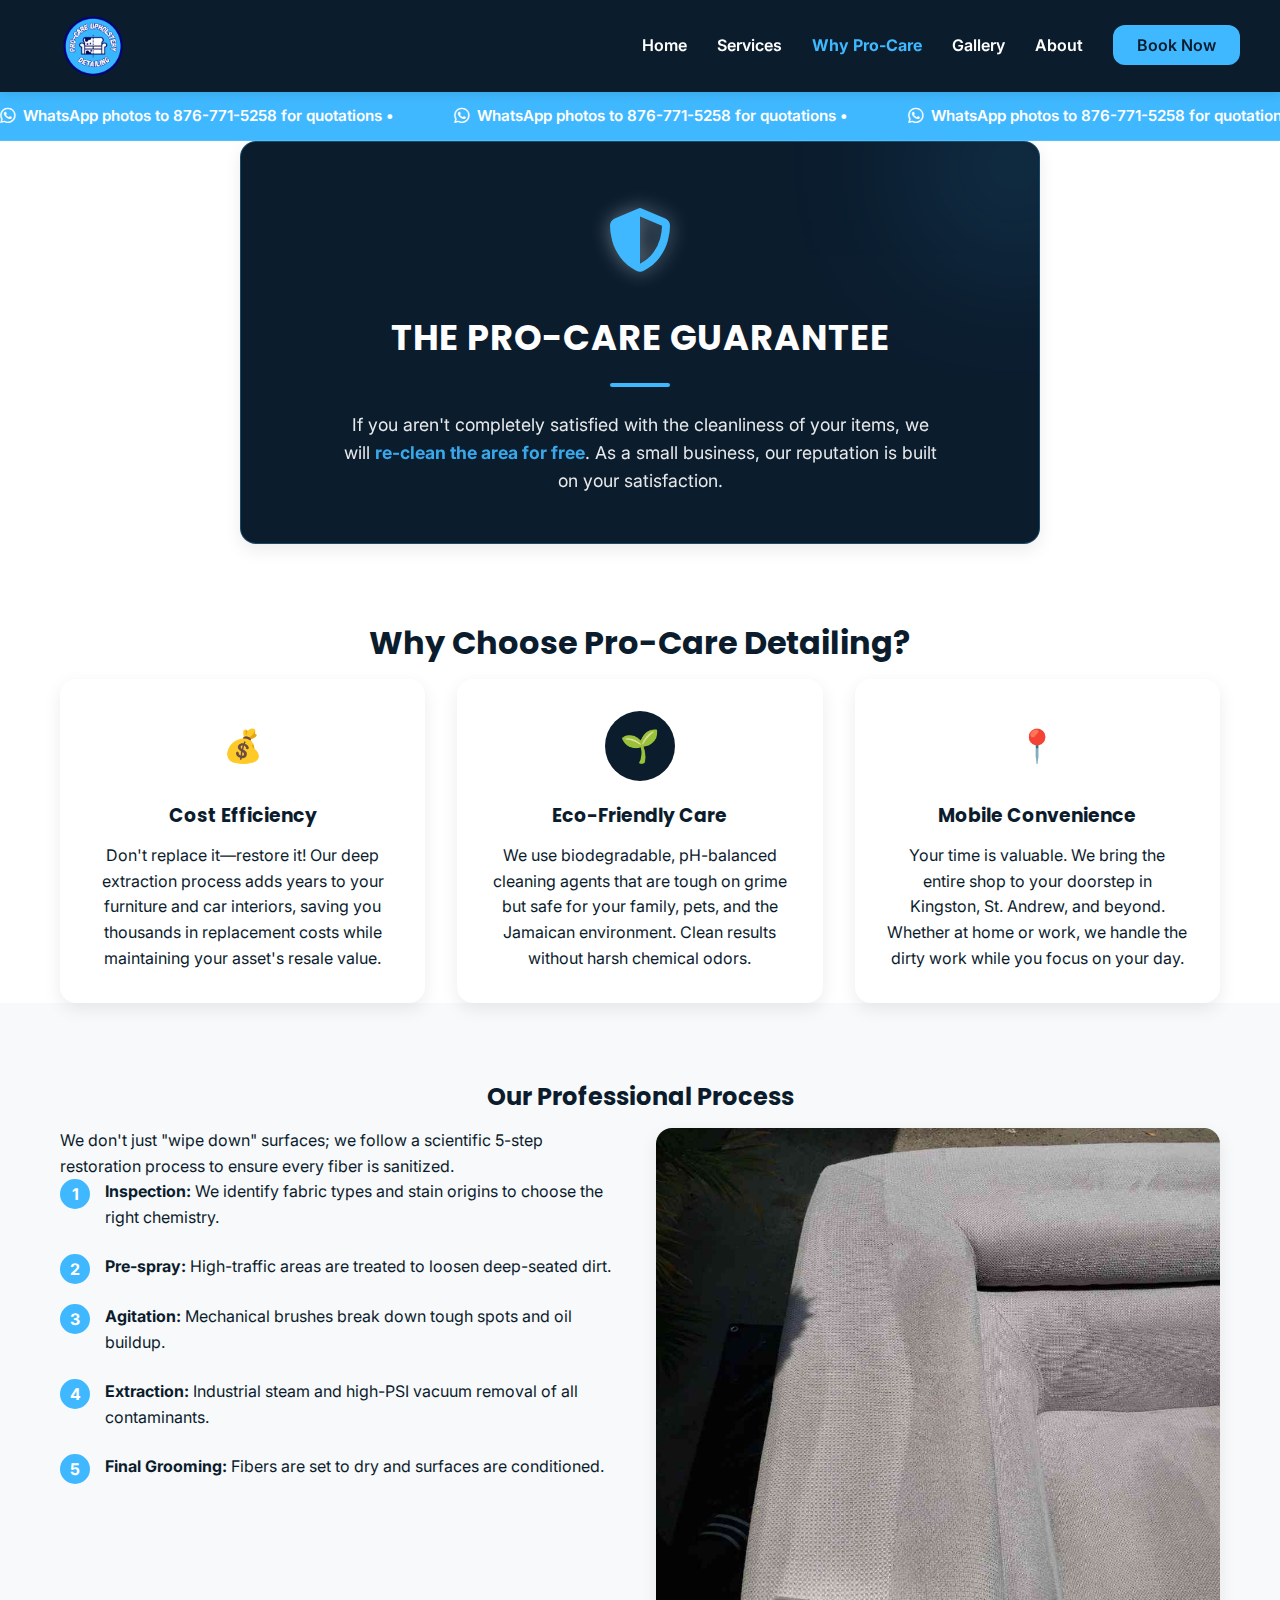
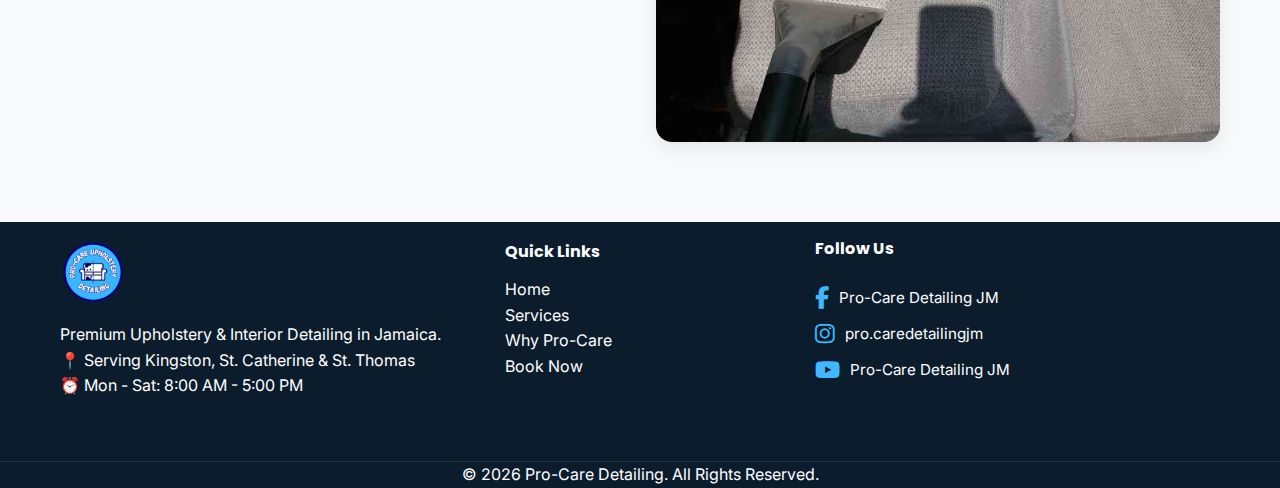
<file: why.html>
<!DOCTYPE html>
<html lang="en">
<head>
    <meta charset="UTF-8">
    <meta name="viewport" content="width=device-width, initial-scale=1.0">
    <title>Pro-Care Upholstery Detailing | Premium Interior Detailing Jamaica</title>
    
    <link rel="stylesheet" href="css/variables.css">
    <link rel="stylesheet" href="css/base.css">
    <link rel="stylesheet" href="css/layout.css">
    <link rel="stylesheet" href="css/components.css">
    <link rel="stylesheet" href="css/pages.css">
    <link rel="stylesheet" href="css/utilities.css">
    <link rel="stylesheet" href="css/responsive.css">
    <link rel="stylesheet" href="https://cdnjs.cloudflare.com/ajax/libs/font-awesome/6.5.1/css/all.min.css">
    <link href="https://fonts.googleapis.com/css2?family=Inter:wght@400;500&family=Poppins:wght@600;700&display=swap" rel="stylesheet">
    <link rel="shortcut icon" href="images/favicon/favicon.ico" type="image/x-icon">
    <link rel="apple-touch-icon" href="images/favicon/apple-touch-icon.png">
    <link rel="icon" type="image/png" href="images/favicon/favicon.png">
</head>
<body>
    <header class="header">
        <nav class="container nav-flex">
            <div class="logo">
                <a href="index.html">
                    <img src="images/logo.png" alt="Pro-Care Logo"  class="menu-logo">
                </a>
            </div>

            <div class="hamburger" id="mobile-menu-btn">
                <span></span>
                <span></span>
                <span></span>
            </div>
            
            <ul class="nav-links" id="nav-menu">
                <li><a href="index.html">Home</a></li>
                <li><a href="services.html">Services</a></li>
                <li><a href="why.html">Why Pro-Care</a></li>
                <li><a href="gallery.html">Gallery</a></li>
                <li><a href="about.html">About</a></li>
                <li><a href="contact.html" class="btn-light-blue">Book Now</a></li>
            </ul>
        </nav>
    </header>
    <div class="highlight-banner sticky-banner">
        <div class="marquee-content">
            <span><i class="fab fa-whatsapp"></i> WhatsApp photos to 876-771-5258 for quotations • </span>
            <span><i class="fab fa-whatsapp"></i> WhatsApp photos to 876-771-5258 for quotations • </span>
            <span><i class="fab fa-whatsapp"></i> WhatsApp photos to 876-771-5258 for quotations • </span>
            <span><i class="fab fa-whatsapp"></i> WhatsApp photos to 876-771-5258 for quotations • </span>
            <span><i class="fab fa-whatsapp"></i> WhatsApp photos to 876-771-5258 for quotations • </span>
            <span><i class="fab fa-whatsapp"></i> WhatsApp photos to 876-771-5258 for quotations • </span>
            <span><i class="fab fa-whatsapp"></i> WhatsApp photos to 876-771-5258 for quotations • </span>
            <span><i class="fab fa-whatsapp"></i> WhatsApp photos to 876-771-5258 for quotations • </span>
        </div>
    </div>    
    <main>
        <section class="section container text-center">
            <div class="guarantee-banner">
                <div class="guarantee-icon">
                    <i class="fas fa-shield-halved"></i> 
                </div>
                <div class="guarantee-content">
                    <h2>The Pro-Care Guarantee</h2>
                    <div class="divider"></div>
                    <p>If you aren't completely satisfied with the cleanliness of your items, we will <strong>re-clean the area for free</strong>. As a small business, our reputation is built on your satisfaction.</p>
                </div>
            </div>
        </section>
        <section class="section container">
            <h1 class="text-center mb-lg">Why Choose Pro-Care Detailing?</h1>
            
            <div class="grid grid-3-col">
                <div class="card card-shadow p-lg text-center">
                    <div class="icon-circle bg-light-blue">💰</div>
                    <h3>Cost Efficiency</h3>
                    <p>Don't replace it—restore it! Our deep extraction process adds years to your furniture and car interiors, saving you thousands in replacement costs while maintaining your asset's resale value.</p>
                </div>

                <div class="card card-shadow p-lg text-center">
                    <div class="icon-circle bg-navy">🌱</div>
                    <h3 class="text-navy">Eco-Friendly Care</h3>
                    <p>We use biodegradable, pH-balanced cleaning agents that are tough on grime but safe for your family, pets, and the Jamaican environment. Clean results without harsh chemical odors.</p>
                </div>

                <div class="card card-shadow p-lg text-center">
                    <div class="icon-circle bg-light-blue">📍</div>
                    <h3>Mobile Convenience</h3>
                    <p>Your time is valuable. We bring the entire shop to your doorstep in Kingston, St. Andrew, and beyond. Whether at home or work, we handle the dirty work while you focus on your day.</p>
                </div>
            </div>
        </section>

        <section class="section bg-light">
            <div class="container">
                <h2 class="text-center mb-md">Our Professional Process</h2>
                <div class="grid grid-2-col align-center">
                    <div class="content-box">
                        <p class="mb-sm">We don't just "wipe down" surfaces; we follow a scientific 5-step restoration process to ensure every fiber is sanitized.</p>
                        <ol class="step-list">
                            <li><strong>Inspection:</strong> We identify fabric types and stain origins to choose the right chemistry.</li>
                            <li><strong>Pre-spray:</strong> High-traffic areas are treated to loosen deep-seated dirt.</li>
                            <li><strong>Agitation:</strong> Mechanical brushes break down tough spots and oil buildup.</li>
                            <li><strong>Extraction:</strong> Industrial steam and high-PSI vacuum removal of all contaminants.</li>
                            <li><strong>Final Grooming:</strong> Fibers are set to dry and surfaces are conditioned.</li>
                        </ol>
                    </div>
                    <div class="image-box">
                        <div class="process-image-wrapper">
                            <img src="images/gallery/extraction.jpg" alt="Our Detailing Process" class="img-rounded">
                        </div>
                    </div>
                </div>
            </div>
        </section>

    </main>    

    <footer class="footer bg-navy text-white">
        <div class="container footer-grid">
            <div class="footer-info">
                <div class="footer-logo-box">
                    <a href="index.html">
                        <img src="images/logo.png" alt="Pro-Care Logo" class="footer-logo">
                    </a>    
                    </div>
                <p>Premium Upholstery & Interior Detailing in Jamaica.</p>
                <p class="mt-xs">📍 Serving Kingston, St. Catherine & St. Thomas</p>
                <p>⏰ Mon - Sat: 8:00 AM - 5:00 PM</p>
            </div>
            
            <div class="footer-links">
                <h4>Quick Links</h4>
                <ul>
                    <li><a href="index.html" class="web-link">Home</a></li>
                    <li><a href="services.html" class="web-link">Services</a></li>
                    <li><a href="why.html" class="web-link">Why Pro-Care</a></li>
                    <li><a href="contact.html" class="web-link">Book Now</a></li>
                </ul>
            </div>
            
            <div class="footer-social">
                <h4>Follow Us</h4>
                <a href="https://facebook.com/Pro-CareDetailingJM" target="_blank" class="social-link">
                    <i class="fab fa-facebook-f"></i>
                    <span>Pro-Care Detailing JM</span>
                </a> 
                <a href="https://instagram.com/pro.caredetailingjm" target="_blank" class="social-link">
                    <i class="fab fa-instagram"></i>
                    <span>pro.caredetailingjm</span>
                </a> 
                <a href="https://youtube.com/@Pro-CareDetailingJM" target="_blank" class="social-link">
                    <i class="fab fa-youtube"></i>
                    <span>Pro-Care Detailing JM</span>
                </a>
            </div>
        </div>
        
        <div class="text-center mt-md border-top pt-sm">
            <p>&copy; 2026 Pro-Care Detailing. All Rights Reserved.</p>
        </div>
    </footer>

    <div class="sticky-bottom-bar mobile-only">
        <div class="sticky-flex">
            <span>Questions?</span>
            <a href="https://wa.me/18767715258" class="btn btn-light-blue">WhatsApp Us</a>
        </div>
    </div>
<script src="script.js"></script>
</body>
</html>
</file>
<file: css/variables.css>
/* variables.css - Your Design System */
:root {
    /* Brand Colors [cite: 9, 11, 345, 347] */
    --color-navy: #0b1c2d;
    --color-light-blue: #3fb8ff;
    --color-white: #ffffff;
    --color-grey-light: #f8f9fa;
    --color-whatsapp: #25d366;

    /* Typography [cite: 13, 14, 352, 353] */
    --font-heading: 'Poppins', sans-serif;
    --font-body: 'Inter', sans-serif;

    /* Border Radius & Shadows [cite: 5, 207, 349, 351] */
    --radius-md: 12px;
    --radius-lg: 16px;
    --shadow-soft: 0 6px 18px rgba(0, 0, 0, 0.08);

    /* Animation Transitions [cite: 6, 197] */
    --transition-smooth: all 0.3s ease;
}
</file>
<file: css/layout.css>
/* layout.css */
/*Structure & Grids */
.container {
    max-width: 1200px;
    margin: 0 auto;
    padding: 0 20px;
}

/* Header & Footer Flex */
.nav-flex, .footer-grid, .sticky-flex {
    display: flex;
    justify-content: space-between;
    align-items: center;
}


/* This turns the active link light blue and makes it bold */
.nav-links li a.active {
    color: var(--color-light-blue) !important;
    font-weight: 700;
}

/* Standard Responsive Grid */
.grid {
    display: grid;
    gap: 2rem;
}
/* layout.css */

/* 2x2 Grid Formation */
.grid-2x2 {
    display: grid;
    gap: 2rem;
    grid-template-columns: repeat(2, 1fr); /* Creates two columns */
    max-width: 900px; /* Constrains the width so the cards don't get too wide */
    margin-left: auto;
    margin-right: auto;
}

/* Ensure the "Popular" scale doesn't overlap other cards */
.pricing-card.popular {
    z-index: 2;
}

/* Mobile responsive: Stack 2x2 into 1x4 */
@media (max-width: 600px) {
    .grid-2x2 {
        grid-template-columns: 1fr;
        gap: 1.5rem;
    }
}

.grid-2-col { grid-template-columns: repeat(2, 1fr); }
.grid-3-col { grid-template-columns: repeat(3, 1fr); }

/* Section Spacing */
.section {
    padding: 80px 0;
}

@media (max-width: 768px) {
    .grid-2-col, .grid-3-col {
        grid-template-columns: 1fr;
    }
    .section {
        padding: 50px 0;
    }
}



/* HEADER--------------------------------------------------- */
.container {
    max-width: 1200px;
    margin: 0 auto;
    padding: 0 20px;
}

.nav-flex {
    display: flex;
    justify-content: space-between; /* Pushes logo and nav-links apart */
    align-items: center; /* Centers items vertically */
    padding: 1rem 0;
}

.menu-logo{
    padding-left: 20px;
    max-height: 60px;
    width: auto;
    display: block;

}

/* --- Desktop Navigation --- */
.nav-links {
    display: flex;       /* This aligns the list items left to right */
    list-style: none;    /* Removes the bullet points */
    gap: 30px;           /* Adds space between your menu items */
    align-items: center;
}

.nav-links li a {
    text-decoration: none;
    color: var(--color-white); /* Makes text visible on the white bar */
    font-weight: 600;
    transition: color 0.3s;
}

.nav-links li a:hover {
    color: var(--color-light-blue);
}

/* Hide the hamburger on desktop */
.hamburger {
    display: none; 
}

@media (max-width: 768px) {
    /* 1. The Hamburger Container (the blue square/circle) */
    .hamburger {
        background-color: var(--color-light-blue);
        display: flex;
        flex-direction: column;
        justify-content: center;
        align-items: center; /* Center the lines horizontally */
        gap: 4px; /* Slightly tighter gap for a cleaner look */
        cursor: pointer;
        z-index: 1100;
        width: 40px;  /* Increased size slightly for better tap target */
        height: 40px;
        margin-right: 15px;
        /* ROUNDED EDGES FOR THE BOX */
        border-radius: 8px; /* Use 50% if you want it to be a perfect circle */
        
        transition: 0.3s ease;
    }

    /* 2. The Individual Lines */
    .hamburger span {
        display: block;
        width: 22px; 
        height: 3px;
        background-color: white; /* White shows up best on the light blue */
        
        /* ROUNDED EDGES FOR THE LINES */
        border-radius: 10px; 
        
        transition: 0.3s ease;
    }


    .nav-links {
        position: fixed;
        top: 70px;
        right: -100%; 
        width: 60%; 
        height: calc(100vh - 70px); /* Adjust height to account for the top offset */
        background-color: var(--color-navy);
        flex-direction: column;
        
        /* CHANGE THESE TWO LINES */
        justify-content: flex-start; /* Moves items to the top instead of center */
        padding-top: 40px;           /* Adjust this number to move words higher or lower */
        
        align-items: center;
        transition: 0.4s ease-in-out;
        z-index: 1000;
    }

    /* This is the class JavaScript will toggle */
    .nav-links.active {
        right: 0;
    }



/* 3. Animation to White X */
    .hamburger.active span:nth-child(1) {
        transform: translateY(9px) rotate(45deg);
        background-color: white; /* Turns white so it shows on Navy menu */
    }
    .hamburger.active span:nth-child(2) {
        opacity: 0;
    }
    .hamburger.active span:nth-child(3) {
        transform: translateY(-9px) rotate(-45deg);
        background-color: white;
    }
}

/* FOOTER--------------------------------------------------- */
.footer-logo {
    height: 60px; /* Slightly larger than the nav logo */
    width: auto;
    margin-top: 20px;
    margin-bottom: 20px;
}

.footer-grid {
    display: grid;
    grid-template-columns: 1.5fr 1fr 1.5fr; /* Three balanced columns */
    gap: 40px;
    padding-bottom: 30px;
}

.footer-social {
    display: flex;
    flex-direction: column;
    gap: 12px;
}

.web-link:hover {
    color: var(--color-light-blue);
    transform: translateX(5px);
}

.social-link {
    display: flex;
    align-items: center;
    gap: 10px;
    color: white;
    text-decoration: none;
    transition: 0.3s;
    font-size: 0.95rem;
}

.social-link i {
    font-size: 1.4rem;
    color: var(--color-light-blue); /* Icons stand out in light blue */
}

.social-link:hover {
    color: var(--color-light-blue);
    transform: translateX(5px);
}

.border-top {
    border-top: 1px solid rgba(255, 255, 255, 0.1);
}

.footer-logo-box p {
    margin: 0;           /* Removes default paragraph spacing that breaks alignment */
    font-weight: 600;
    line-height: 1.2;
    display: flex;
    align-items: center;  /* Centers logo and text vertically */
    gap: 15px;            /* Space between logo and text */
    margin-bottom: 20px;
    
}

/* 5. Mobile Responsiveness */
@media (max-width: 768px) {
    .footer-grid {
        grid-template-columns: 1fr;
        text-align: center;
    }
    
    .footer-logo-box {
        flex-direction: column; /* Stack logo/text on mobile */
        justify-content: center;
    }
    
    .social-link {
        justify-content: center; /* Center social links on mobile */
    }
}


/*BEFORE AND AFTER SLIDER*/

.simple-ba-container {
    position: relative;
    width: 100%;
    aspect-ratio: 16 / 9; /* Landscape resize */
    border-radius: 15px;
    overflow: hidden;
    cursor: pointer;
    background-color: #000;
}

.simple-ba-container img {
    position: absolute;
    top: 0;
    left: 0;
    width: 100%;
    height: 100%;
    object-fit: cover;
    transition: opacity 0.6s ease-in-out; /* Smooth fade speed */
}

/* Before image sits on top */
.img-before {
    z-index: 2;
    opacity: 1;
}

/* After image stays behind */
.img-after {
    z-index: 1;
}

/* When hovering/tapping, hide the "Before" image */
.simple-ba-container:hover .img-before {
    opacity: 0;
}

/* Small Badge Style */
.ba-badge {
    position: absolute;
    bottom: 15px;
    right: 15px;
    background: rgba(58, 190, 249, 0.9); /* Your light blue */
    color: white;
    padding: 5px 12px;
    border-radius: 20px;
    font-size: 0.75rem;
    font-weight: bold;
    z-index: 3;
    pointer-events: none;
    transition: 0.3s;
}

.simple-ba-container:hover .ba-badge {
    opacity: 0; /* Hide badge when viewing results */
}

/*HOME PAGE WHAT WE CLEAN*/
.cleaning-items-grid {
    display: grid;
    grid-template-columns: repeat(4, 1fr); /* 4 columns on desktop */
    gap: 20px;
}

.check-card {
    background: white;
    padding: 20px;
    border-radius: 12px;
    display: flex;
    align-items: center;
    gap: 15px;
    box-shadow: 0 4px 10px rgba(0, 0, 0, 0.05);
    transition: transform 0.3s ease;
}

.check-card:hover {
    transform: translateY(-3px);
    box-shadow: 0 6px 15px rgba(0, 0, 0, 0.1);
}

.check-card i {
    color: var(--color-light-blue);
    font-size: 1.5rem;
    flex-shrink: 0; /* Prevents icon from squishing */
}

.check-card p {
    margin: 0;
    font-weight: 600;
    color: var(--color-navy);
    font-size: 0.95rem;
}

/* Responsive adjustments */
@media (max-width: 992px) {
    .cleaning-items-grid {
        grid-template-columns: repeat(2, 1fr); /* 2 columns for tablets */
    }
}

@media (max-width: 480px) {
    .cleaning-items-grid {
        grid-template-columns: 1fr; /* 1 column for mobile */
    }
}


/*HIGHLIGHT BANNER*/

.sticky-banner {
    position: -webkit-sticky; /* Support for Safari */
    position: sticky;
    top: 90px; /* ADJUST THIS to the height of your navigation bar */
    z-index: 998; /* Keeps it above other content but below the mobile menu dropdown */
}

.highlight-banner {
    background-color: var(--color-light-blue);
    color: white;
    padding: 12px 0;
    overflow: hidden;
    white-space: nowrap;
    font-weight: 600;
    font-size: 0.95rem;
    display: flex;
    align-items: center;
    border-bottom: 1px solid rgba(255,255,255,0.1);
}

.marquee-content {
    display: flex;
    animation: scroll-marquee 30s linear infinite; /* Slightly slower for readability */
}

.marquee-content span {
    padding-right: 60px;
    display: flex;
    align-items: center;
    gap: 8px; /* Space between icon and text */
}

.marquee-content i {
    font-size: 1.1rem;
}

@keyframes scroll-marquee {
    0% { transform: translateX(0); }
    100% { transform: translateX(-50%); }
}

/* Pause on hover */
.highlight-banner:hover .marquee-content {
    animation-play-state: paused;
}

.guarantee-banner {
    background-color: var(--color-navy);
    color: white;
    padding: 3rem 2rem;
    border-radius: var(--radius-lg);
    box-shadow: 0 10px 30px rgba(11, 28, 45, 0.2);
    position: relative;
    overflow: hidden;
    border: 1px solid rgba(58, 190, 249, 0.3);
    max-width: 800px;
    margin: 0 auto 80px auto; /* 80px space added to the BOTTOM */
}

/* Add a subtle decorative glow in the corner */
.guarantee-banner::before {
    content: '';
    position: absolute;
    top: -50px;
    right: -50px;
    width: 150px;
    height: 150px;
    background: var(--color-light-blue);
    filter: blur(80px);
    opacity: 0.2;
}

.guarantee-icon {
    font-size: 4rem; /* Larger for better impact */
    color: var(--color-light-blue);
    margin-bottom: 1.5rem;
    display: inline-block;
    /* This adds a soft 'glow' behind the shield */
    filter: drop-shadow(0 0 10px rgba(236, 247, 252, 0.4));
}


.guarantee-banner h2 {
    font-size: 2.2rem;
    margin-bottom: 0.5rem;
    color: white;
    text-transform: uppercase;
    letter-spacing: 1px;
}

.guarantee-banner .divider {
    width: 60px;
    height: 4px;
    background: var(--color-light-blue);
    margin: 1.5rem auto;
    border-radius: 2px;
}

.guarantee-banner p {
    font-size: 1.1rem;
    line-height: 1.6;
    max-width: 600px;
    margin: 0 auto;
    opacity: 0.9;
}

.guarantee-banner strong {
    color: var(--color-light-blue);
}

/* Mobile Adjustments */
@media (max-width: 768px) {
    .guarantee-banner {
        padding: 2rem 1.5rem;
    }
    .guarantee-banner h2 {
        font-size: 1.7rem;
    }
}

/*gallery before and after video*/
/* The main wrapper for all your comparison blocks */
.transformations-gallery-grid {
    display: grid;
    /* Desktop: 5 columns */
    grid-template-columns: repeat(3, 1fr); 
    gap: 20px;
    margin-top: 30px;
}

/* Individual Comparison Block */
.video-comparison-section {
    width: 100%; /* Now takes up the width of the grid column */
    background: #fff;
    padding: 10px;
    border-radius: var(--radius-md);
    box-shadow: var(--shadow-soft);
}

/* The pair of videos inside the block */
.video-comparison-grid {
    display: grid;
    grid-template-columns: 1fr 1fr; /* Before/After side-by-side */
    gap: 5px;
}

.video-item {
    position: relative;
    border-radius: 6px;
    overflow: hidden;
    height: 250px; /* Shorter height so they don't look stretched in 5 columns */
    background: #111;
}

.comparison-video {
    width: 100%;
    height: 100%;
    object-fit: cover;
}

/* Professional Rounded Labels */
.video-label {
    position: absolute;
    top: 12px;
    left: 50%;
    transform: translateX(-50%);
    padding: 5px 12px;
    border-radius: 20px;
    font-size: 0.65rem;
    font-weight: 800;
    letter-spacing: 1px;
    color: white;
    z-index: 5;
    text-transform: uppercase;
}

.video-label.before {
    background: rgba(0, 0, 0, 0.7);
}

.video-label.after {
    background: var(--color-light-blue);
    box-shadow: 0 2px 10px rgba(58, 190, 249, 0.4);
}

/* Mobile & Tablet Adjustments */
@media (max-width: 1200px) {
    .transformations-gallery-grid {
        grid-template-columns: repeat(3, 1fr); /* 3 columns for tablets */
    }
}

@media (max-width: 768px) {
    .transformations-gallery-grid {
        grid-template-columns: repeat(2, 1fr); /* 2 columns for mobile */
        gap: 10px;
    }
    
    .video-item {
        height: 200px; /* Slightly shorter for smaller screens */
    }

}
</file>
<file: css/components.css>
/* components.css - Reusable UI Elements */

/* Buttons */
.btn {
    display: inline-block;
    padding: 12px 28px;
    border-radius: var(--radius-md);
    font-weight: 600;
    cursor: pointer;
    text-align: center;
    border: none;
    transition: var(--transition-smooth);
}

.btn-light-blue {
    background-color: var(--color-light-blue);
    color: var(--color-navy);
}

.btn-light-blue:hover {
    background-color: var(--color-white);
    transform: translateY(-3px);
    box-shadow: var(--shadow-soft);
}

.btn-outline-white {
    border: 2px solid var(--color-white);
    color: var(--color-white);
}

.btn-whatsapp {
    background-color: var(--color-whatsapp);
    color: white;
}

/* Cards */
.card {
    background: var(--color-white);
    padding: 2rem;
    border-radius: var(--radius-lg);
    box-shadow: var(--shadow-soft);
    transition: var(--transition-smooth);
}

.card:hover {
    transform: translateY(-5px);
}

/* Forms */
input, select, textarea {
    width: 100%;
    padding: 12px;
    margin-bottom: 1rem;
    border: 1px solid #ddd;
    border-radius: var(--radius-sm);
    font-family: var(--font-body);
}


/* components.css */
.nav-links a {
    color: var(--color-white);
    font-family: var(--font-body);
    font-weight: 500;
    font-size: 16px;
    transition: var(--transition-smooth);
}

.nav-links a:hover {
    color: var(--color-light-blue);
}

/* The special "Book Now" button in the menu */
.btn-light-blue {
    background-color: var(--color-light-blue);
    color: var(--color-navy) !important; /* Makes text dark on light blue */
    padding: 10px 24px;
    border-radius: var(--radius-md);
    font-weight: 600;
}

.btn-light-blue:hover {
    background-color: var(--color-white);
    transform: translateY(-2px); /* Slight lift effect */
}


/* Pricing Cards */
.pricing-card {
    background: var(--color-white);
    padding: 1.5rem;
    border-radius: var(--radius-lg);
    text-align: center;
    border: 2px solid transparent;
    box-shadow: var(--shadow-soft);
    position: relative;
}

.pricing-card.popular {
    border-color: var(--color-light-blue);
    transform: scale(1.05); /* Makes the popular item stand out */
}

.pricing-badge {
    position: absolute;
    top: -12px;
    left: 50%;
    transform: translateX(-50%);
    background: var(--color-light-blue);
    color: var(--color-navy);
    padding: 4px 12px;
    font-size: 0.75rem;
    font-weight: 700;
    border-radius: 20px;
    text-transform: uppercase;
}

.pricing-card__title {
    font-size: 1.1rem;
    color: var(--color-navy);
    margin-bottom: 0.5rem;
}

.pricing-card__price {
    font-size: 1.5rem;
    font-weight: 700;
    color: var(--color-light-blue);
}

/* SERVICES --------------- Accordion Styling */
.accordion-item {
    background: var(--color-white);
    border-radius: var(--radius-md);
    margin-bottom: 1rem;
    overflow: hidden;
    box-shadow: var(--shadow-soft);
    transition: all 0.3s ease;
}
.accordion-item[open] {
    border-color: var(--light-blue);
    box-shadow: 0 4px 12px rgba(0,0,0,0.05);
}

.accordion-header {
    padding: 1.2rem;
    cursor: pointer;
    list-style: none; /* Removes default arrow */
    display: flex;
    justify-content: space-between;
    align-items: center;
    font-weight: 600;
    color: var(--navy);
    font-size: 1.1rem;
}
.accordion-header::-webkit-details-marker {
    display: none; /* Removes default arrow for Safari */
}

.accordion-header .chevron {
    font-size: 0.8rem;
    transition: transform 0.3s ease;
    color: var(--light-blue);
}

.accordion-body {
    padding: 0 1.2rem 1.2rem 1.2rem;
    border-top: 1px solid #f0f0f0;
    background-color: #fafafa;
}

/* Row styling inside accordions */
.pricing-row {
    display: flex;
    justify-content: space-between;
    padding: 0.8rem 0;
    border-bottom: 1px dashed #ddd;
}

.pricing-row:last-child {
    border-bottom: none;
}

/* Checklist */
.check-list {
    display: grid;
    grid-template-columns: repeat(auto-fit, minmax(200px, 1fr));
    gap: 10px;
}

/* Note text for vehicle sizes */
.pricing-card__note {
    font-size: 0.85rem;
    color: #666;
    margin-top: 5px;
}

/* Specific styling for the Maintenance Detail Card */
.bg-navy.card {
    border-left: 5px solid var(--color-light-blue);
}

.includes-box {
    background: #fff;
    padding: 2rem;
    border-radius: var(--radius-lg);
    box-shadow: var(--shadow-soft);
    border: 1px solid rgba(0,0,0,0.05);
}

.includes-box h4 {
    margin-bottom: 1.5rem;
    color: var(--color-navy);
    border-bottom: 2px solid var(--color-light-blue);
    display: inline-block;
}

.check-list li {
    margin-bottom: 10px;
    font-size: 0.95rem;
}

/* Utility to align text right on desktop */
@media (min-width: 768px) {
    .text-right {
        text-align: right;
    }
}

/* Toggle Switch Design */
.toggle-container {
    display: flex;
    justify-content: center;
    align-items: center;
    gap: 15px;
}

.switch {
    position: relative;
    display: inline-block;
    width: 60px;
    height: 34px;
}

.switch input { 
    opacity: 0;
    width: 0;
    height: 0;
}

.slider {
    position: absolute;
    cursor: pointer;
    top: 0; left: 0; right: 0; bottom: 0;
    background-color: #ccc;
    transition: .4s;
    border-radius: 34px;
}

.slider:before {
    position: absolute;
    content: "";
    height: 26px; width: 26px;
    left: 4px; bottom: 4px;
    background-color: white;
    transition: .4s;
    border-radius: 50%;
}

input:checked + .slider {
    background-color: var(--color-light-blue);
}

input:checked + .slider:before {
    transform: translateX(26px);
}

.toggle-label {
    font-weight: 600;
    color: var(--color-navy);
}

/* Helper to hide/show lists */
.hidden {
    display: none;
}

/* components.css update */
.grid-2x2 .pricing-card {
    padding: 2.5rem 1.5rem; /* More vertical space for a balanced look */
}

/* Home Page carrousel */
/* Carousel Container */
.carousel-wrapper {
    position: relative;
    padding: 0 40px;
    margin-top: 2rem;
}

.review-carousel {
    display: flex;
    overflow-x: auto;
    scroll-snap-type: x mandatory; /* Makes it "snap" to each card */
    gap: 20px;
    padding: 20px 0;
    scrollbar-width: none; /* Hides scrollbar on Firefox */
}

.review-carousel::-webkit-scrollbar {
    display: none; /* Hides scrollbar on Chrome/Safari */
}

/* Individual Card */
.review-card {
    min-width: calc(50% - 10px); /* Shows exactly 2 per page on desktop */
    scroll-snap-align: start;
    background: white;
    padding: 30px;
    border-radius: var(--radius-lg);
    box-shadow: var(--shadow-soft);
    text-align: left; /* Aligns text to match the image/stars */
}

/* Customer Image & Header */
.review-header {
    display: flex;
    align-items: center;
    gap: 15px;
    margin-bottom: 15px;
}

.customer-img {
    width: 60px;
    height: 60px;
    border-radius: 50%; /* Makes it circular */
    object-fit: cover;
    border: 2px solid var(--color-light-blue);
}

/* Navigation Arrows */
.carousel-prev, .carousel-next {
    position: absolute;
    top: 50%;
    transform: translateY(-50%);
    background: var(--color-navy);
    color: white;
    border: none;
    width: 40px;
    height: 40px;
    border-radius: 50%;
    cursor: pointer;
    z-index: 5;
}

.carousel-prev { left: 0; }
.carousel-next { right: 0; }

/* Mobile: Show only 1 review per page */
@media (max-width: 768px) {
    .review-card {
        min-width: 100%;
    }
    .carousel-wrapper {
        padding: 0;
    }
    .carousel-prev, .carousel-next {
        display: none; /* Swiping is easier on mobile */
    }
}

/*BOOKING FORM*/

.category-label {
    font-weight: 700;
    color: var(--color-light-blue);
    margin: 15px 0 5px 0;
    font-size: 0.9rem;
    text-transform: uppercase;
}

.check-item {
    display: block;
    padding: 8px 0;
    cursor: pointer;
}

.price-display {
    background: var(--color-grey-light);
    padding: 15px;
    border-radius: var(--radius-md);
    border-left: 4px solid var(--color-light-blue);
}

.total-row { font-size: 1.2rem; font-weight: 700; display: flex; justify-content: space-between; }
.deposit-row { font-size: 1rem; color: #d9534f; font-weight: 600; display: flex; justify-content: space-between; margin-top: 5px; }

.disclaimer-box {
    background: #fff5f5;
    border: 1px solid #feb2b2;
    padding: 2rem;
    border-radius: var(--radius-lg);
}

.bank-details {
    background: white;
    padding: 15px;
    border-radius: var(--radius-md);
    border: 1px dashed #ccc;
}

/* Center the form on the page */
.form-container-centered {
    max-width: 700px;
    margin: 0 auto;
}

/* Dropdown Checkbox Style */
.category-dropdown {
    background: #f9f9f9;
    border: 1px solid #eee;
    border-radius: var(--radius-md);
    margin-bottom: 10px;
}

.category-dropdown summary {
    padding: 12px;
    font-weight: 600;
    cursor: pointer;
    color: var(--color-navy);
    list-style: none;
    display: flex;
    justify-content: space-between;
    align-items: center;
}

.category-dropdown summary::after {
    content: '▼';
    font-size: 0.8rem;
    color: var(--color-light-blue);
}

.category-dropdown[open] summary::after {
    content: '▲';
}

.checkbox-group {
    padding: 10px 15px;
    background: white;
    border-top: 1px solid #eee;
}

.check-item {
    display: flex;
    align-items: center;
    gap: 10px;
    padding: 10px 0;
    border-bottom: 1px solid #f5f5f5;
    cursor: pointer;
    font-size: 0.95rem;
}

.check-item:last-child { border-bottom: none; }

.check-item input[type="checkbox"] {
    width: 18px;
    height: 18px;
    cursor: pointer;
}

#submitBtn {
    position: relative;
    display: flex;
    justify-content: center;
    align-items: center;
    transition: all 0.3s ease;
}

/* The Spinner Ring */
.btn-spinner {
    display: none; /* Hidden by default */
    width: 20px;
    height: 20px;
    border: 3px solid rgba(255, 255, 255, 0.3);
    border-radius: 50%;
    border-top-color: #fff;
    animation: spin 0.8s ease-in-out infinite;
    position: absolute;
}

/* Animation */
@keyframes spin {
    to { transform: rotate(360deg); }
}

/* State when the form is sending */
#submitBtn.is-loading .btn-text {
    visibility: hidden; /* Keeps button size but hides text */
}

#submitBtn.is-loading .btn-spinner {
    display: block; /* Shows spinner */
}

#submitBtn:disabled {
    background-color: #a5d8ff; /* Lighter blue when disabled */
    cursor: not-allowed;
}
</file>
<file: css/pages.css>
/* pages.css */
.header {
    background-color: var(--color-navy);
    position: sticky;
    top: 0;
    z-index: 1000; /* Keeps menu on top of other content */
    box-shadow: 0 2px 10px rgba(0,0,0,0.1);
}

/* pages.css - Page Unique Styles */

/* Home Hero */
.hero {
    padding: 100px 0;
    background: linear-gradient(rgba(11, 28, 45, 0.8), rgba(11, 28, 45, 0.8)), 
                url('../images/hero-bg.jpeg'); /* Add a nice background image here */
    background-size: cover;
    background-position: center;
    background-repeat: no-repeat;
    padding: 100px 0; /* Adjusts the height/vertical space of the section */
    min-height: 60vh; /* Ensures the hero has good presence on the screen */
    display: flex;
    align-items: center;
}

.hero-title {
    font-size: 3.5rem;
    margin-bottom: 1.5rem;
}

/* Pricing Rows */
.pricing-table {
    width: 100%;
    border-collapse: collapse;
}

.pricing-table tr {
    border-bottom: 1px solid #eee;
}

.pricing-table td {
    padding: 15px 0;
}

.popular-row {
    color: var(--color-light-blue);
    font-weight: bold;
}

/*GALLERY  */
/* Gallery Layout */
.gallery-grid {
    display: grid;
    grid-template-columns: repeat(auto-fill, minmax(350px, 1fr)); 
    gap: 25px;
}
.gallery-item {
    transition: transform 0.3s ease, opacity 0.3s ease;
}

.reel-container {
    position: relative;
    border-radius: 15px; /* Keeps your rounded edges */
    overflow: hidden;
    aspect-ratio: 16 / 9; /* Standard widescreen landscape */
    background: #000;
    cursor: pointer;
    box-shadow: 0 8px 15px rgba(0,0,0,0.1);
}

.reel-container video, .reel-container img {
    width: 100%;
    height: 100%;
    object-fit: cover;
    transition: transform 0.5s ease;
}
/* Hover Effect */
.reel-overlay {
    position: absolute;
    inset: 0;
    background: rgba(11, 28, 45, 0.6); /* Navy tint on hover */
    display: flex;
    align-items: center;
    justify-content: center;
    opacity: 0;
    transition: 0.3s;
    color: white;
    font-weight: 600;
}

.reel-container:hover .reel-overlay {
    opacity: 1;
}

/* Filter Buttons */
.filter-bar {
    margin-bottom: 30px;
    display: flex;
    justify-content: center;
    gap: 15px;
    flex-wrap: wrap;
}

.filter-btn {
    padding: 10px 25px;
    border: 2px solid var(--color-navy);
    background: transparent;
    border-radius: 30px;
    cursor: pointer;
    font-weight: 600;
    transition: 0.3s;
}

.filter-btn.active, .filter-btn:hover {
    background: var(--color-navy);
    color: white;
}

/* Hide filtered items */
.gallery-item.hide {
    display: none;
}

@media (max-width: 992px) { .gallery-grid { grid-template-columns: repeat(2, 1fr); } }
@media (max-width: 500px) { .gallery-grid { grid-template-columns: 1fr; } }

.lightbox-content {
    position: relative;
    width: 90%;
    max-width: 1100px; /* Limits size on large laptops */
    display: flex;
    justify-content: center;
    align-items: center;
}

#lightbox-img, 
#lightbox-video-local {
    max-width: 100%;
    max-height: 85vh; /* Prevents media from being taller than the screen */
    width: auto;      /* Allows the media to keep its natural aspect ratio */
    height: auto;
    border-radius: 10px;
    box-shadow: 0 0 30px rgba(0,0,0,0.5);
}


/*ABOUT US*/
/* Founder Image Styling */
.founder-frame {
    width: 300px;
    height: 300px;
    margin: 0 auto;
    border-radius: 50%;
    padding: 10px;
    border: 3px dashed var(--color-light-blue); /* Stylish dashed border */
    display: inline-block;
}

.founder-img {
    width: 100%;
    height: 100%;
    border-radius: 50%;
    object-fit: cover;
    display: block;
}

/* How We Work Icons */
.step-icon {
    font-size: 3rem;
    margin-bottom: 1rem;
    background: var(--color-white);
    width: 80px;
    height: 80px;
    line-height: 80px;
    border-radius: 50%;
    margin: 0 auto 1.5rem;
    box-shadow: var(--shadow-soft);
}

.work-step {
    padding: 20px;
    transition: transform 0.3s ease;
}

.work-step:hover {
    transform: translateY(-5px);
}

/* Team Section */
.team-img-frame {
    width: 150px;
    height: 150px;
    border-radius: 20px; /* Squircle look for team members */
    margin: 0 auto;
    overflow: hidden;
    box-shadow: var(--shadow-soft);
}

.team-img-frame img {
    width: 100%;
    height: 100%;
    object-fit: cover;
}


/*Why Pro- Care/
/* Why Us Page Specifics */
.icon-circle {
    width: 70px;
    height: 70px;
    line-height: 70px;
    border-radius: 50%;
    margin: 0 auto 1.5rem;
    font-size: 2rem;
    display: flex;
    justify-content: center;
    align-items: center;
    color: white;
}

.step-list {
    counter-reset: my-counter;
    list-style: none;
    padding: 0;
}

.step-list li {
    counter-increment: my-counter;
    margin-bottom: 1.5rem;
    position: relative;
    padding-left: 45px;
}

.step-list li::before {
    content: counter(my-counter);
    position: absolute;
    left: 0;
    top: 0;
    background: var(--color-light-blue);
    color: white;
    width: 30px;
    height: 30px;
    border-radius: 50%;
    text-align: center;
    line-height: 30px;
    font-weight: bold;
}

.guarantee-banner {
    border-radius: var(--radius-lg);
    box-shadow: var(--shadow-soft);
}

.img-rounded {
    border-radius: var(--radius-lg);
    width: 100%;
    height: auto;
    box-shadow: var(--shadow-soft);
}
</file>
<file: css/utilities.css>
/* utilities.css - Helper Classes */
.text-center { text-align: center; }
.text-white { color: var(--color-white); }
.text-navy { color: var(--color-navy); }
.text-light-blue { color: var(--color-light-blue); }

.mt-sm { margin-top: 1rem; }
.mt-md { margin-top: 2rem; }
.mt-lg { margin-top: 4rem; }

.full-width { width: 100%; }

.bg-navy { background-color: var(--color-navy); }
.bg-light { background-color: var(--color-grey-light); }
</file>
<file: css/responsive.css>
/* responsive.css - Mobile-specific overrides */

/* Hide mobile elements on desktop */
.mobile-only {
    display: none;
}

@media (max-width: 768px) {
    .mobile-only {
        display: block;
    }

    /* Sticky Mobile Footer */
    .sticky-bottom-bar {
        position: fixed;
        bottom: 0;
        left: 0;
        width: 100%;
        background: var(--color-navy);
        padding: 15px 20px;
        border-top: 2px solid var(--color-light-blue);
        z-index: 9999;
    }

    .sticky-flex {
        color: white;
        font-weight: 600;
    }

    /* Adjust typography for smaller screens */
    h1 { font-size: 2rem; }
    h2 { font-size: 1.75rem; }
}
</file>
<file: css/base.css>
/* base.css - Defaults & Resets */
* {
    box-sizing: border-box;
    margin: 0;
    padding: 0;
}

html {
    scroll-behavior: smooth;
}

body {
    font-family: var(--font-body); /* [cite: 363] */
    color: var(--color-navy); /* [cite: 364] */
    background-color: var(--color-white); /* [cite: 365] */
    line-height: 1.6; /* [cite: 366] */
    -webkit-font-smoothing: antialiased;
}

h1, h2, h3, h4 {
    font-family: var(--font-heading); /* [cite: 369] */
    font-weight: 700;
    line-height: 1.2;
    margin-bottom: 1rem;
}

a {
    text-decoration: none;
    color: inherit;
    transition: var(--transition-smooth);
}

ul {
    list-style: none;
}

img {
    max-width: 100%;
    display: block;
}

/* Section Spacing [cite: 380] */
section {
    padding: 4rem 0;
}

.text-center {
    text-align: center;
}

.text-white {
    color: var(--color-white);
}

.bg-navy {
    background-color: var(--color-navy); /* [cite: 9, 27] */
}

.bg-light-grey {
    background-color: var(--color-grey-light); /* [cite: 87] */
}
</file>
